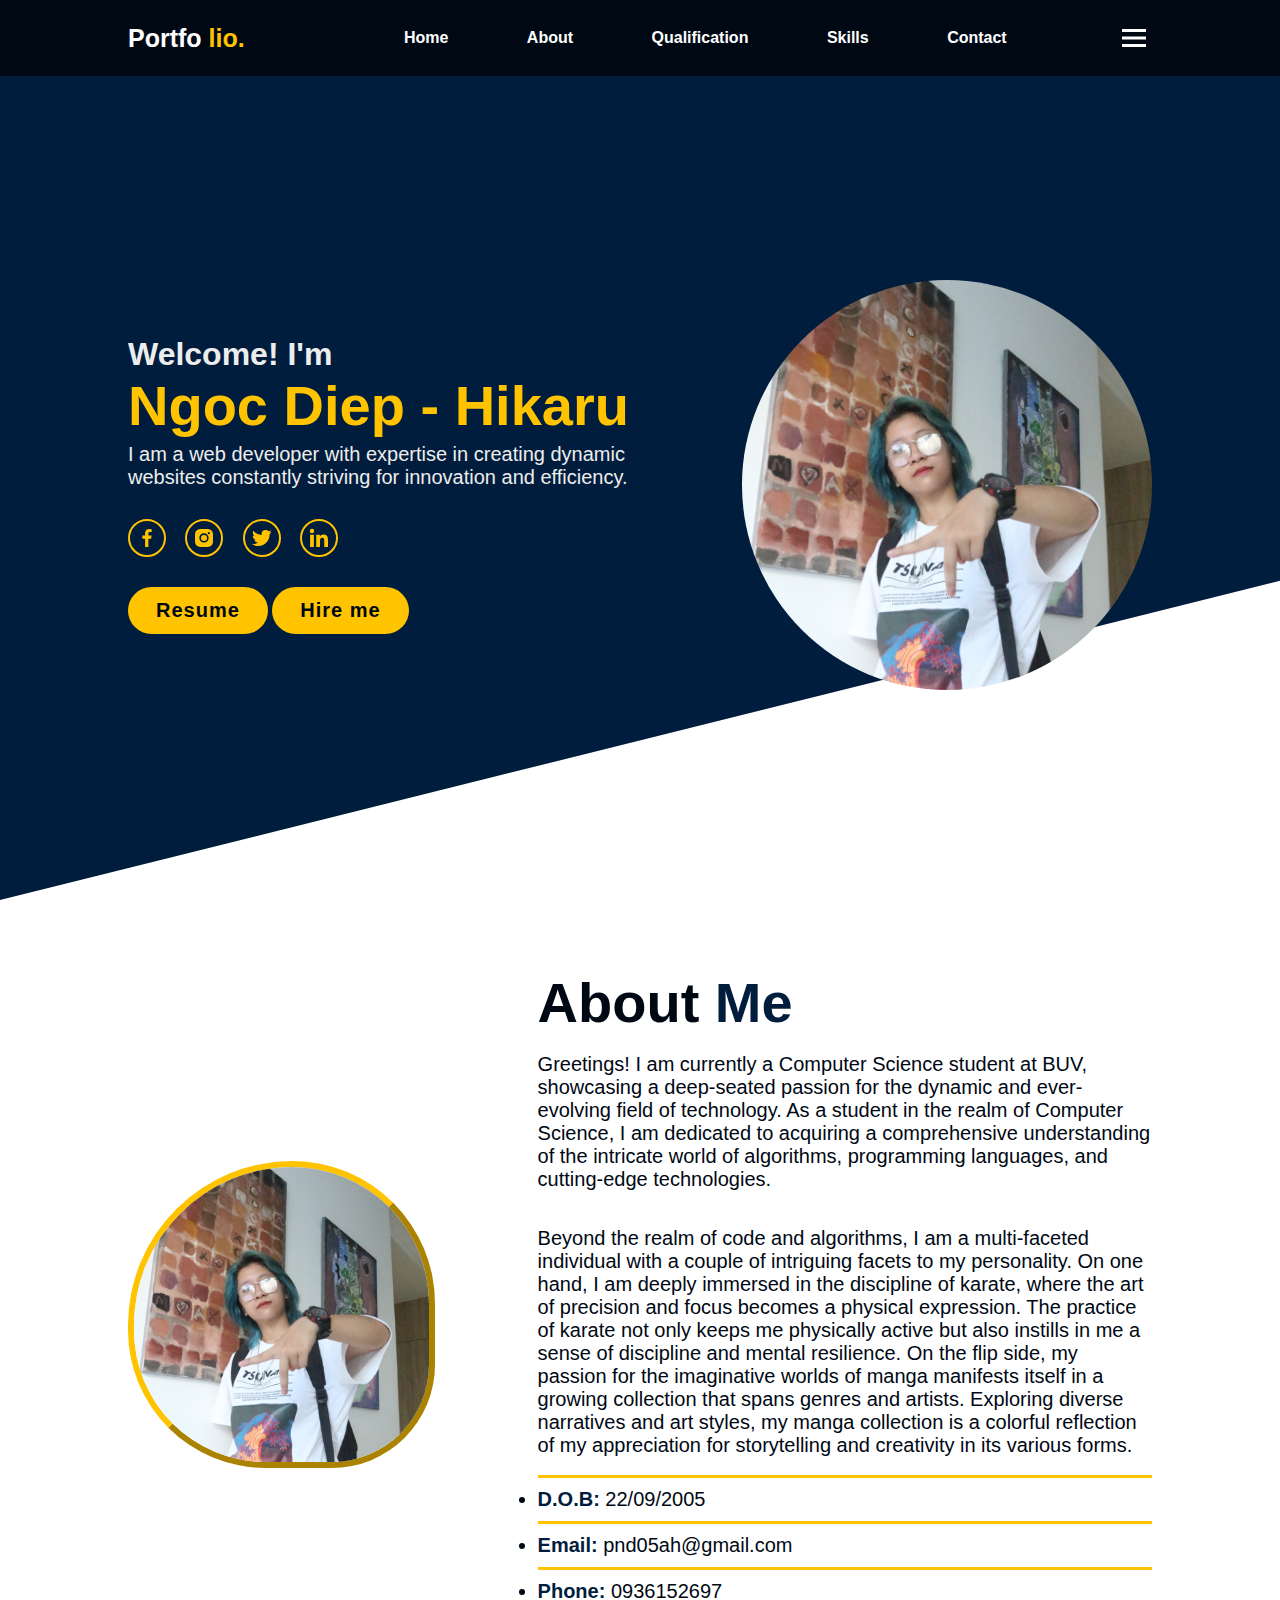
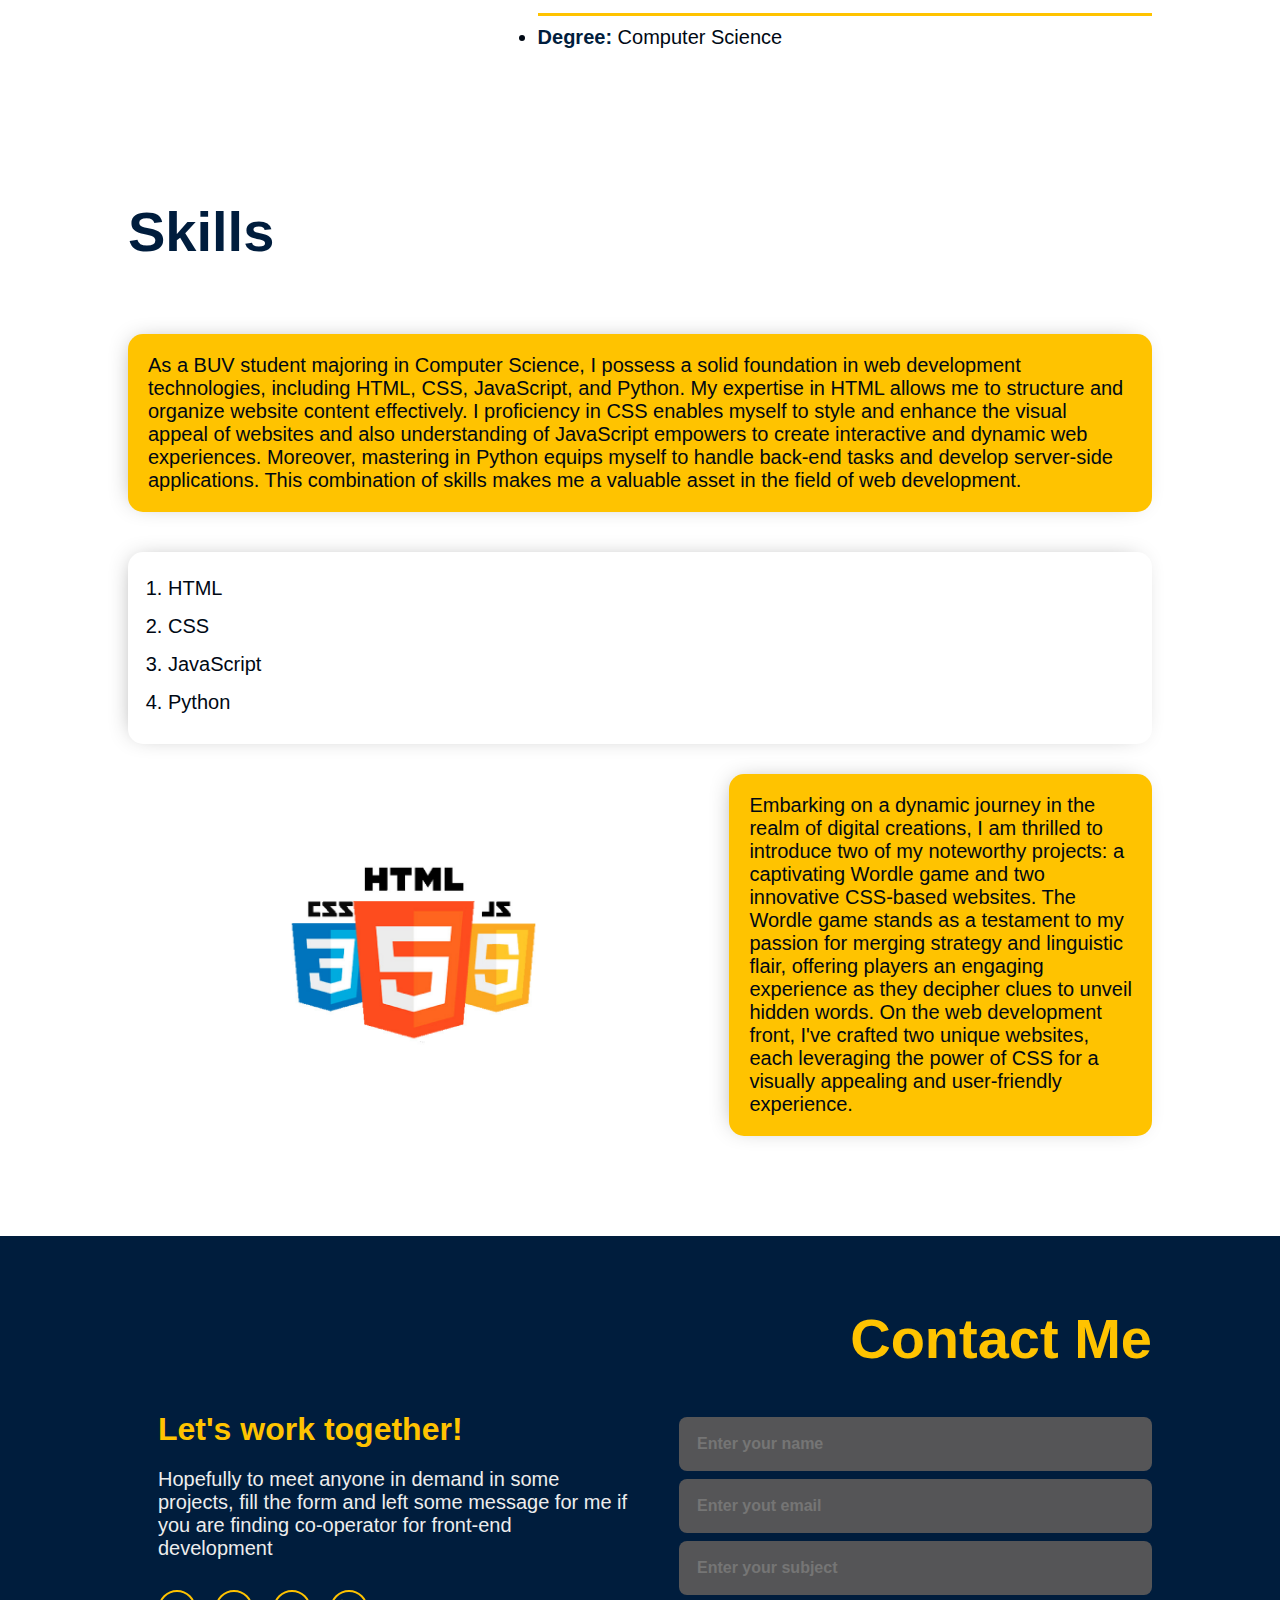
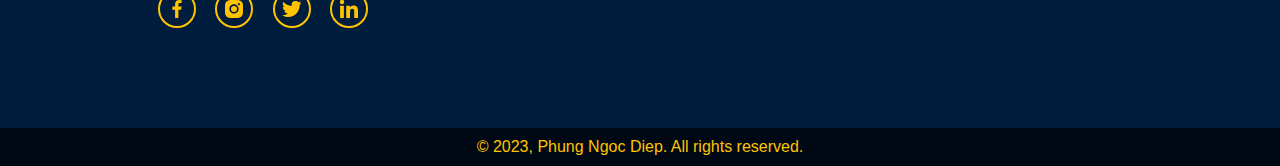
<file: index.html>
<!DOCTYPE html>
<html lang="en">
<head>
    <meta charset="UTF-8">
    <meta name="viewport" content="width=device-width, initial-scale=1.0">
    <title>Ngoc Diep - Portfolio.</title>
    <!-- CSS files -->
    <link rel="stylesheet" href="/CSS/style.css">
    <link rel="stylesheet" href="/CSS/navbar.css">
    <link rel="manifest" href="manifest.json" >
    <link rel="icon" href="/image/icon-256x256.png" type="image/x-icon"/>
</head>

<body>
    <section>
        <div class="skewed"></div>
    </section>
    <!-- Header section and navigation links -->
    <header class="header">
        <a href="index.html" class="logo">Portfo <span>lio.</span></a>

        <nav class="links">
            <div class="sideBar">
                <a href="index.html">Home</a>
                <a href="#aboutMe">About</a>
                <a href="Qualification.html">Qualification</a>
                <a href="Skills.html">Skills</a>
                <a href="#contact">Contact</a>
                <img src="/image/exit-regular-24.png" alt="exit-button" class="exit" id="exit">
            </div>
            <div class="Bar">
                <a href="index.html">Home</a>
                <a href="#aboutMe">About</a>
                <a href="Qualification.html">Qualification</a>
                <a href="Skills.html">Skills</a>
                <a href="#contact">Contact</a>
            </div>
        </nav>

        <img  src="/image/menu.png" alt="Menu" id="menuIcon">
    </header>

    <!-- Main container home -->
    <section class="home">
        <!-- Main content home -->
        <div class="homeContent">
            <h3>Welcome! I'm</h3>
            <h1>Ngoc Diep - Hikaru</h1>
            <p>I am a web developer with expertise in creating dynamic 
                <br> websites constantly striving for innovation and efficiency.
            </p>
            <!-- Icon and button -->
            <div class="homeSci">
                <a href="https://www.facebook.com/phungngocdiep05"><img src="/image/facebook.png" alt="Facebook_Link"></a>
                <a href="https://www.facebook.com/phungngocdiep05"><img src="/image/instagram.png" alt=""></a>
                <a href="https://www.facebook.com/phungngocdiep05"><img src="/image/twitter.png" alt=""></a>
                <a href="https://www.facebook.com/phungngocdiep05"><img src="/image/linkedin.png" alt=""></a>
            </div>
            <div class="button">
                <a href="/image/CV.png"> Resume </a>
                <a href="#contact"> Hire me</a>
            </div>
        </div>
        <div class="homeImage">
            <img src="/image/IMG_5457.JPG" alt="">
        </div>
    </section>

    <!-- Main container about me -->
    <section class="aboutMe" id="aboutMe">
        <!-- Main content about me -->
        <img src="/image/IMG_5457.JPG" alt="Potrait" class="aboutImage">
        <!-- About content & Personal info -->
        <div class="aboutContent">
            <h1>About <span>Me</span></h1>
            <p>
                Greetings! I am currently a Computer Science student at BUV, showcasing a deep-seated passion for the dynamic 
                and ever-evolving field of technology. As a student in the realm of Computer Science, I am dedicated to acquiring a 
                comprehensive understanding of the intricate world of algorithms, programming languages, and cutting-edge technologies. 
            </p>
            <p>
                Beyond the realm of code and algorithms, I am a multi-faceted individual with a couple of intriguing facets to my personality. 
                On one hand, I am deeply immersed in the discipline of karate, where the art of precision and focus becomes a physical expression. 
                The practice of karate not only keeps me physically active but also instills in me a sense of discipline and mental resilience. 
                On the flip side, my passion for the imaginative worlds of manga manifests itself in a growing collection that spans genres and 
                artists. Exploring diverse narratives and art styles, my manga collection is a colorful reflection of my appreciation for 
                storytelling and creativity in its various forms.
            </p>
            <ul>
                <li><span> D.O.B: </span>22/09/2005</li>
                <li><span> Email: </span>pnd05ah@gmail.com</li>
                <li><span> Phone: </span>0936152697</li>
                <li><span> Degree: </span>Computer Science</li>            
            </ul>
        </div>
    </section>

    <!-- Skills section -->
    <section class="skills">
        <h1>Skills</h1>
        <!-- First paragraph -->
        <div class="para">
            <p>As a BUV student majoring in Computer Science, I possess a solid foundation in web development technologies, including HTML, 
                CSS, JavaScript, and Python. My expertise in HTML allows me to structure and organize website content effectively. I proficiency 
                in CSS enables myself to style and enhance the visual appeal of websites and also understanding of JavaScript empowers to create interactive 
                and dynamic web experiences. Moreover, mastering in Python equips myself to handle back-end tasks and develop server-side applications. 
                This combination of skills makes me a valuable asset in the field of web development.
            </p>
        </div>
        
        <!-- progress Bar -->
        <div class="skillsContent">
            <div class="skillsLine">
                <ol>
                    <li>
                        <div class="bar">
                            <div class="info">
                                <span>HTML</span>
                            </div>
                            <div class="progressLine HTML">
                                <span></span>
                            </div>
                        </div>
                    </li>
                    <li>
                        <div class="bar">
                            <div class="info">
                                <span>CSS</span>
                            </div>
                            <div class="progressLine CSS">
                                <span></span>
                            </div>
                        </div>
                    </li>
                    <li>
                        <div class="bar">
                            <div class="info">
                                <span>JavaScript</span>
                            </div>
                            <div class="progressLine JavaScript">
                                <span></span>
                            </div>
                        </div>
                    </li>
                    <li>
                        <div class="bar">
                            <div class="info">
                                <span>Python</span>
                            </div>
                            <div class="progressLine Python">
                                <span></span>
                            </div>
                        </div>
                    </li>
                </ol>
            </div>
        </div>

        <!-- Second paragraph -->
        <div class="para">
            <img src="/image/R (3).jpg" alt="">
            <p>Embarking on a dynamic journey in the realm of digital creations, I am thrilled to introduce two of my noteworthy projects: 
                a captivating Wordle game and two innovative CSS-based websites. The Wordle game stands as a testament to my passion for 
                merging strategy and linguistic flair, offering players an engaging experience as they decipher clues to unveil hidden words. 
                On the web development front, I've crafted two unique websites, each leveraging the power of CSS for a visually appealing and 
                user-friendly experience. 
            </p>
        </div>
    </section>

    <!-- Contact -->
    <section class="contact" id="contact">
        <h1>Contact Me </h1>
        <div class="contactContent">
            <div class="contactText">
                <h4> Let's work together! </h4>
                <p>Hopefully to meet anyone in demand in some projects, fill the form and left some message for me if you are finding co-operator for front-end development</p>
                <div class="homeSci">
                    <a href=""><img src="/image/facebook.png" alt="Facebook_link"></a>
                    <a href=""><img src="/image/instagram.png" alt="Instagram_link"></a>
                    <a href=""><img src="/image/twitter.png" alt="Facebook_link"></a>
                    <a href=""><img src="/image/linkedin.png" alt="Facebook_link"></a>
                </div>
            </div>
            <div class="contactForm">
                <form action="">
                    <input type="text" placeholder="Enter your name" required>
                    <input type="email" placeholder="Enter yout email" required>
                    <input type="text" placeholder="Enter your subject">
                    <input type="submit" value="Submit" class="send">
                </form>
            </div>
        </div>
    </section>

    <footer>
        <p>© 2023, Phung Ngoc Diep. All rights reserved.</p>
    </footer>
    
    <!-- JS files -->
    <script src="/JS/main.js"></script>
    <script src="serviceworker.js"></script>
</body>
</html>
</file>
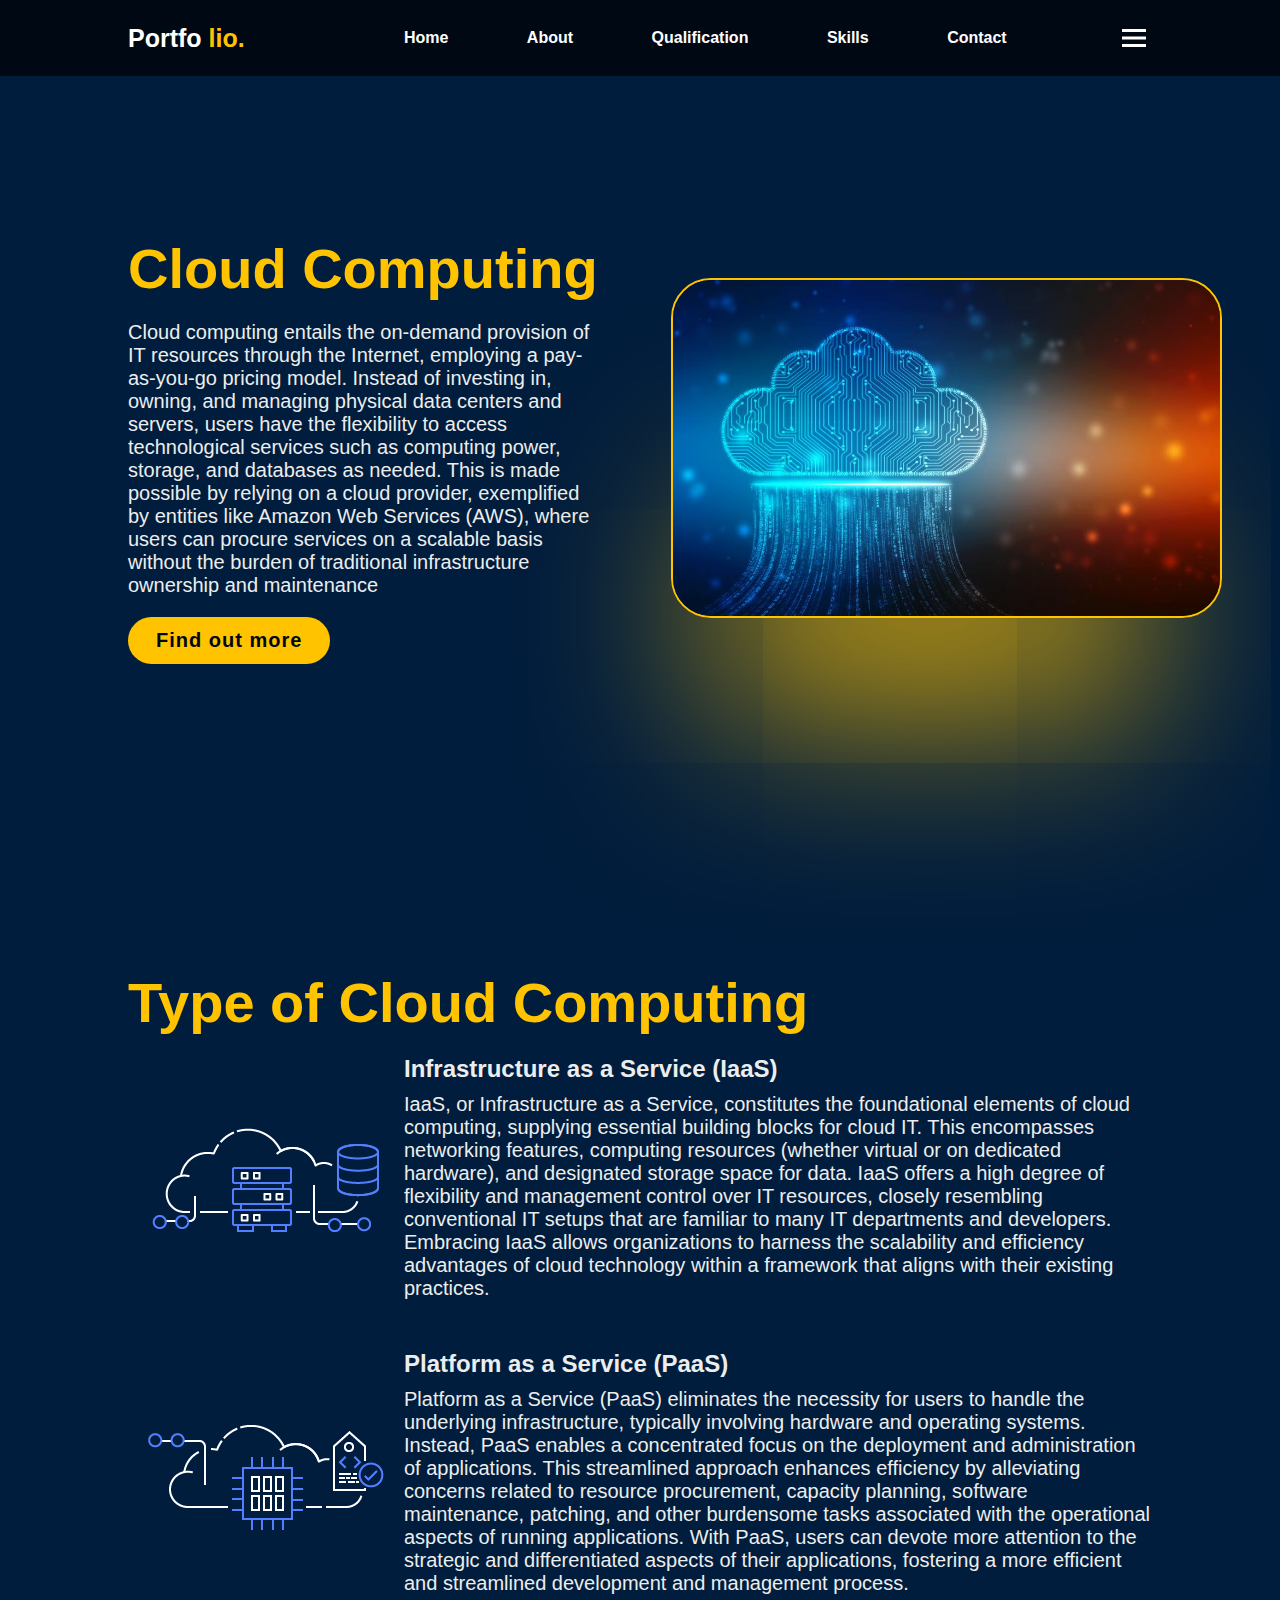
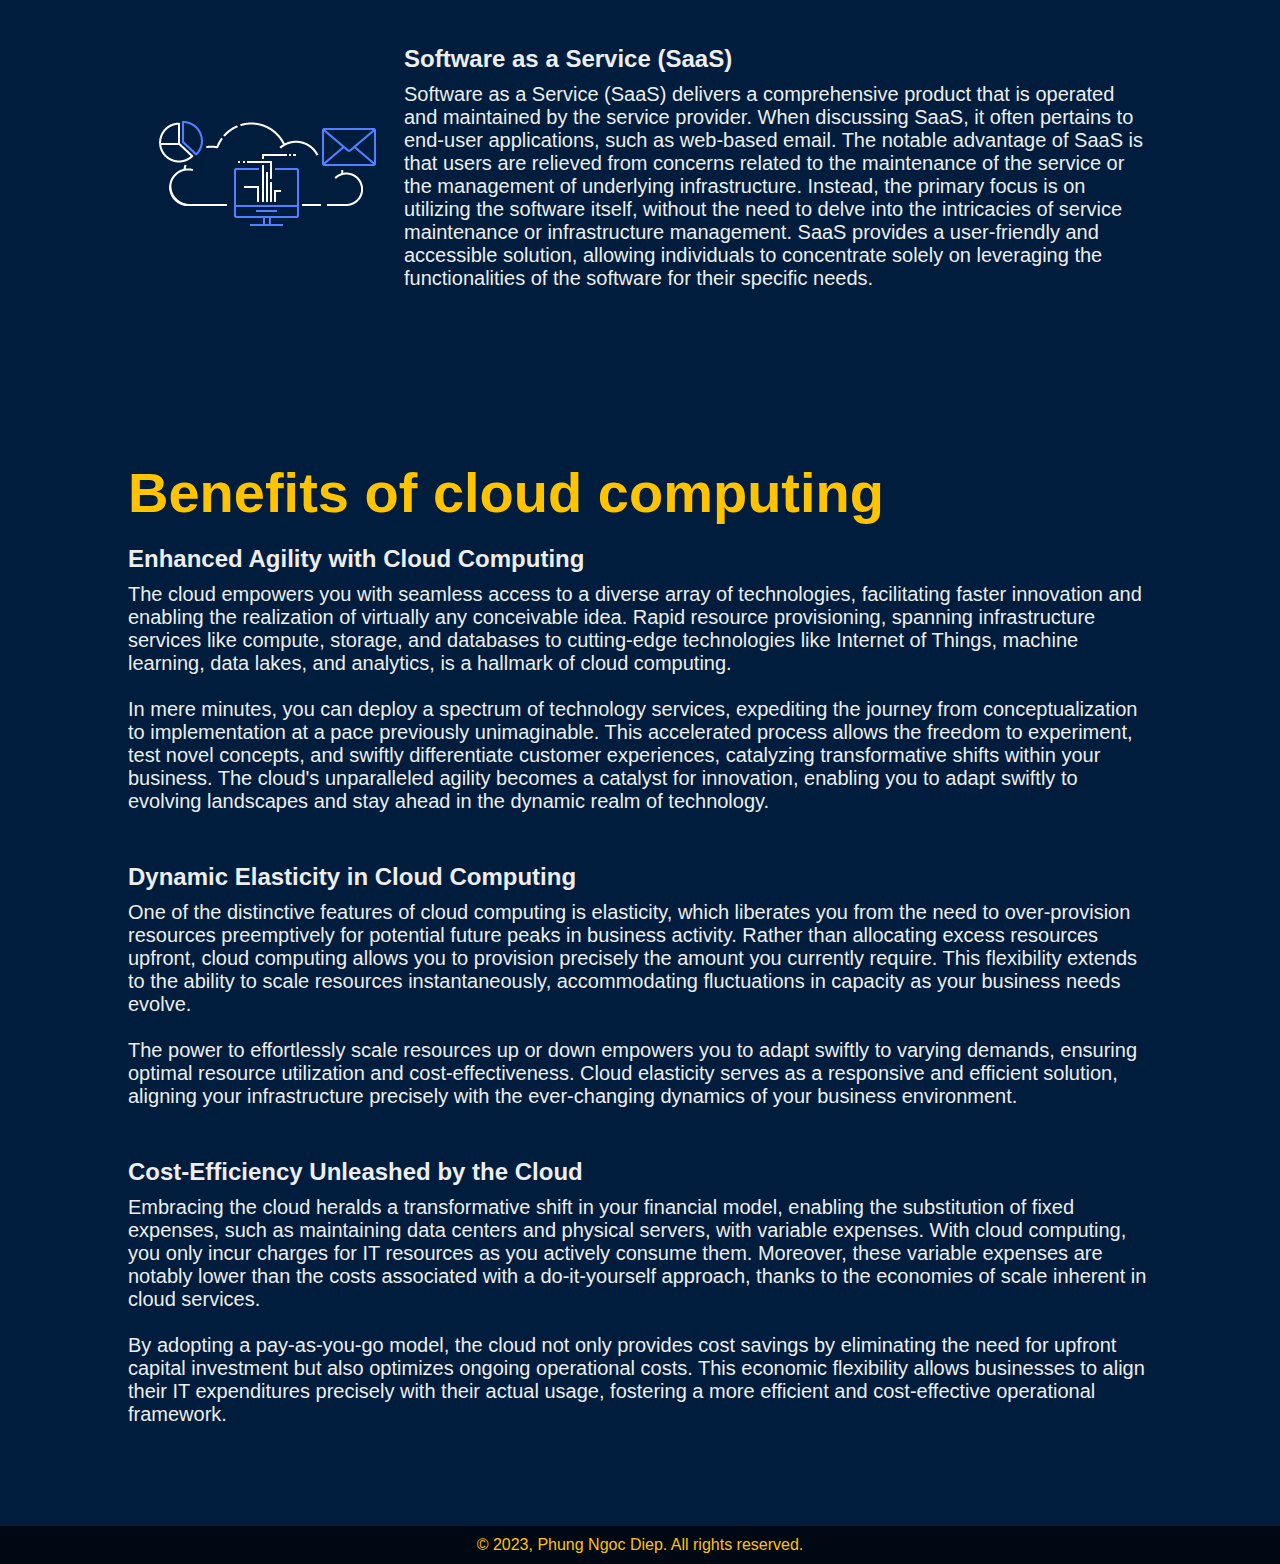
<file: CSS1.html>
<!DOCTYPE html>
<html lang="en">
<head>
    <meta charset="UTF-8">
    <meta name="viewport" content="width=device-width, initial-scale=1.0">
    <title>Ngoc Diep - Skills</title>
    <!-- CSS files -->
    <link rel="stylesheet" href="/CSS/CSS1.css">
    <link rel="stylesheet" href="/CSS/navbar.css">
    <link rel="icon" href="/image/icon-256x256.png" type="image/x-icon"/>
</head>

<body>
    <section>
        <div class="skewed"></div>
    </section>
    <!-- Header section and navigation links -->
    <header class="header">
        <a href="index.html" class="logo">Portfo <span>lio.</span></a>

        <nav class="links">
            <div class="sideBar">
                <a href="index.html">Home</a>
                <a href="index.html">About</a>
                <a href="Qualification.html">Qualification</a>
                <a href="Skills.html">Skills</a>
                <a href="index.html">Contact</a>
                <img src="/image/exit-regular-24.png" alt="exit-button" class="exit" id="exit">
            </div>
            <div class="Bar">
                <a href="index.html">Home</a>
                <a href="index.html">About</a>
                <a href="Qualification.html">Qualification</a>
                <a href="Skills.html">Skills</a>
                <a href="index.html">Contact</a>
            </div>
        </nav>

        <img  src="/image/menu.png" alt="Menu" id="menuIcon">
    </header>

    <section class="cloud">
        <div class="cloudContent">
            <h1> Cloud Computing </h1>
            <p>
                Cloud computing entails the on-demand provision of IT resources through the Internet, employing a pay-as-you-go pricing model. 
                Instead of investing in, owning, and managing physical data centers and servers, users have the flexibility to access technological 
                services such as computing power, storage, and databases as needed. This is made possible by relying on a cloud provider, exemplified by 
                entities like Amazon Web Services (AWS), where users can procure services on a scalable basis without the burden of traditional 
                infrastructure ownership and maintenance
            </p>
            <div class="cloudButton">
                <a href="#">Find out more</a>
            </div>
        </div>
        <div class="cloudImage">
            <img src="/image/cloud-computing.jpg" alt="">
        </div>
    </section>

    <section class="typeOfCloudComputing">
        <h1>Type of Cloud Computing</h1>
        <div class="Iaas">
            <img src="/image/IaaS.png" alt="">
            <div class="IaasContent">
                <h2>Infrastructure as a Service (IaaS)</h2>
                <p>
                    IaaS, or Infrastructure as a Service, constitutes the foundational elements of cloud computing, supplying essential 
                    building blocks for cloud IT. This encompasses networking features, computing resources (whether virtual or on dedicated 
                    hardware), and designated storage space for data. IaaS offers a high degree of flexibility and management control over IT 
                    resources, closely resembling conventional IT setups that are familiar to many IT departments and developers. Embracing IaaS 
                    allows organizations to harness the scalability and efficiency advantages of cloud technology within a framework that aligns 
                    with their existing practices.
                </p>
            </div>
        </div>
        <div class="Paas">
            <img src="/image/PaaS.png" alt="">
            <div class="IaasContent">
                <h2>Platform as a Service (PaaS)</h2>
                <p>
                    Platform as a Service (PaaS) eliminates the necessity for users to handle the underlying infrastructure, typically involving 
                    hardware and operating systems. Instead, PaaS enables a concentrated focus on the deployment and administration of 
                    applications. This streamlined approach enhances efficiency by alleviating concerns related to resource procurement, capacity 
                    planning, software maintenance, patching, and other burdensome tasks associated with the operational aspects of running 
                    applications. With PaaS, users can devote more attention to the strategic and differentiated aspects of their applications, 
                    fostering a more efficient and streamlined development and management process.</p>
            </div>
        </div>
        <div class="Saas">
            <img src="/image/SaaS.png" alt="">
            <div class="IaasContent">
                <h2>Software as a Service (SaaS)</h2>
                <p>
                    Software as a Service (SaaS) delivers a comprehensive product that is operated and maintained by the service provider. When 
                    discussing SaaS, it often pertains to end-user applications, such as web-based email. The notable advantage of SaaS is that 
                    users are relieved from concerns related to the maintenance of the service or the management of underlying infrastructure. 
                    Instead, the primary focus is on utilizing the software itself, without the need to delve into the intricacies of service 
                    maintenance or infrastructure management. SaaS provides a user-friendly and accessible solution, allowing individuals to 
                    concentrate solely on leveraging the functionalities of the software for their specific needs.
                </p>
            </div>
        </div>
    </section>

    <section class="benefitOfCloud">
        <h1>Benefits of cloud computing</h1>
        <div class="agility">
            <h2>Enhanced Agility with Cloud Computing</h2>
            <p>The cloud empowers you with seamless access to a diverse array of technologies, facilitating faster innovation and enabling the 
                realization of virtually any conceivable idea. Rapid resource provisioning, spanning infrastructure services like compute, 
                storage, and databases to cutting-edge technologies like Internet of Things, machine learning, data lakes, and analytics, 
                is a hallmark of cloud computing. <br><br>
                In mere minutes, you can deploy a spectrum of technology services, expediting the journey 
                from conceptualization to implementation at a pace previously unimaginable. This accelerated process allows the freedom to 
                experiment, test novel concepts, and swiftly differentiate customer experiences, catalyzing transformative shifts within your 
                business. The cloud's unparalleled agility becomes a catalyst for innovation, enabling you to adapt swiftly to evolving landscapes 
                and stay ahead in the dynamic realm of technology.</p>
        </div>
        <div class="elastic">
            <h2> Dynamic Elasticity in Cloud Computing </h2>
            <p>One of the distinctive features of cloud computing is elasticity, which liberates you from the need to over-provision resources 
                preemptively for potential future peaks in business activity. Rather than allocating excess resources upfront, cloud computing 
                allows you to provision precisely the amount you currently require. This flexibility extends to the ability to scale resources 
                instantaneously, accommodating fluctuations in capacity as your business needs evolve. <br><br>

                The power to effortlessly scale resources up or down empowers you to adapt swiftly to varying demands, ensuring optimal resource 
                utilization and cost-effectiveness. Cloud elasticity serves as a responsive and efficient solution, aligning your infrastructure 
                precisely with the ever-changing dynamics of your business environment.</p>
        </div>
        <div class="costSaving">
            <h2> Cost-Efficiency Unleashed by the Cloud </h2>
            <p>Embracing the cloud heralds a transformative shift in your financial model, enabling the substitution of fixed expenses, such as 
                maintaining data centers and physical servers, with variable expenses. With cloud computing, you only incur charges for IT 
                resources as you actively consume them. Moreover, these variable expenses are notably lower than the costs associated with a 
                do-it-yourself approach, thanks to the economies of scale inherent in cloud services. <br><br>

                By adopting a pay-as-you-go model, the cloud not only provides cost savings by eliminating the need for upfront capital investment 
                but also optimizes ongoing operational costs. This economic flexibility allows businesses to align their IT expenditures precisely 
                with their actual usage, fostering a more efficient and cost-effective operational framework.</p>
        </div>
    </section>
    
    <footer>
        <p>© 2023, Phung Ngoc Diep. All rights reserved.</p>
    </footer>

    <!-- JS files -->
    <script src="/JS/main.js"></script>
</body>
</html>
</file>
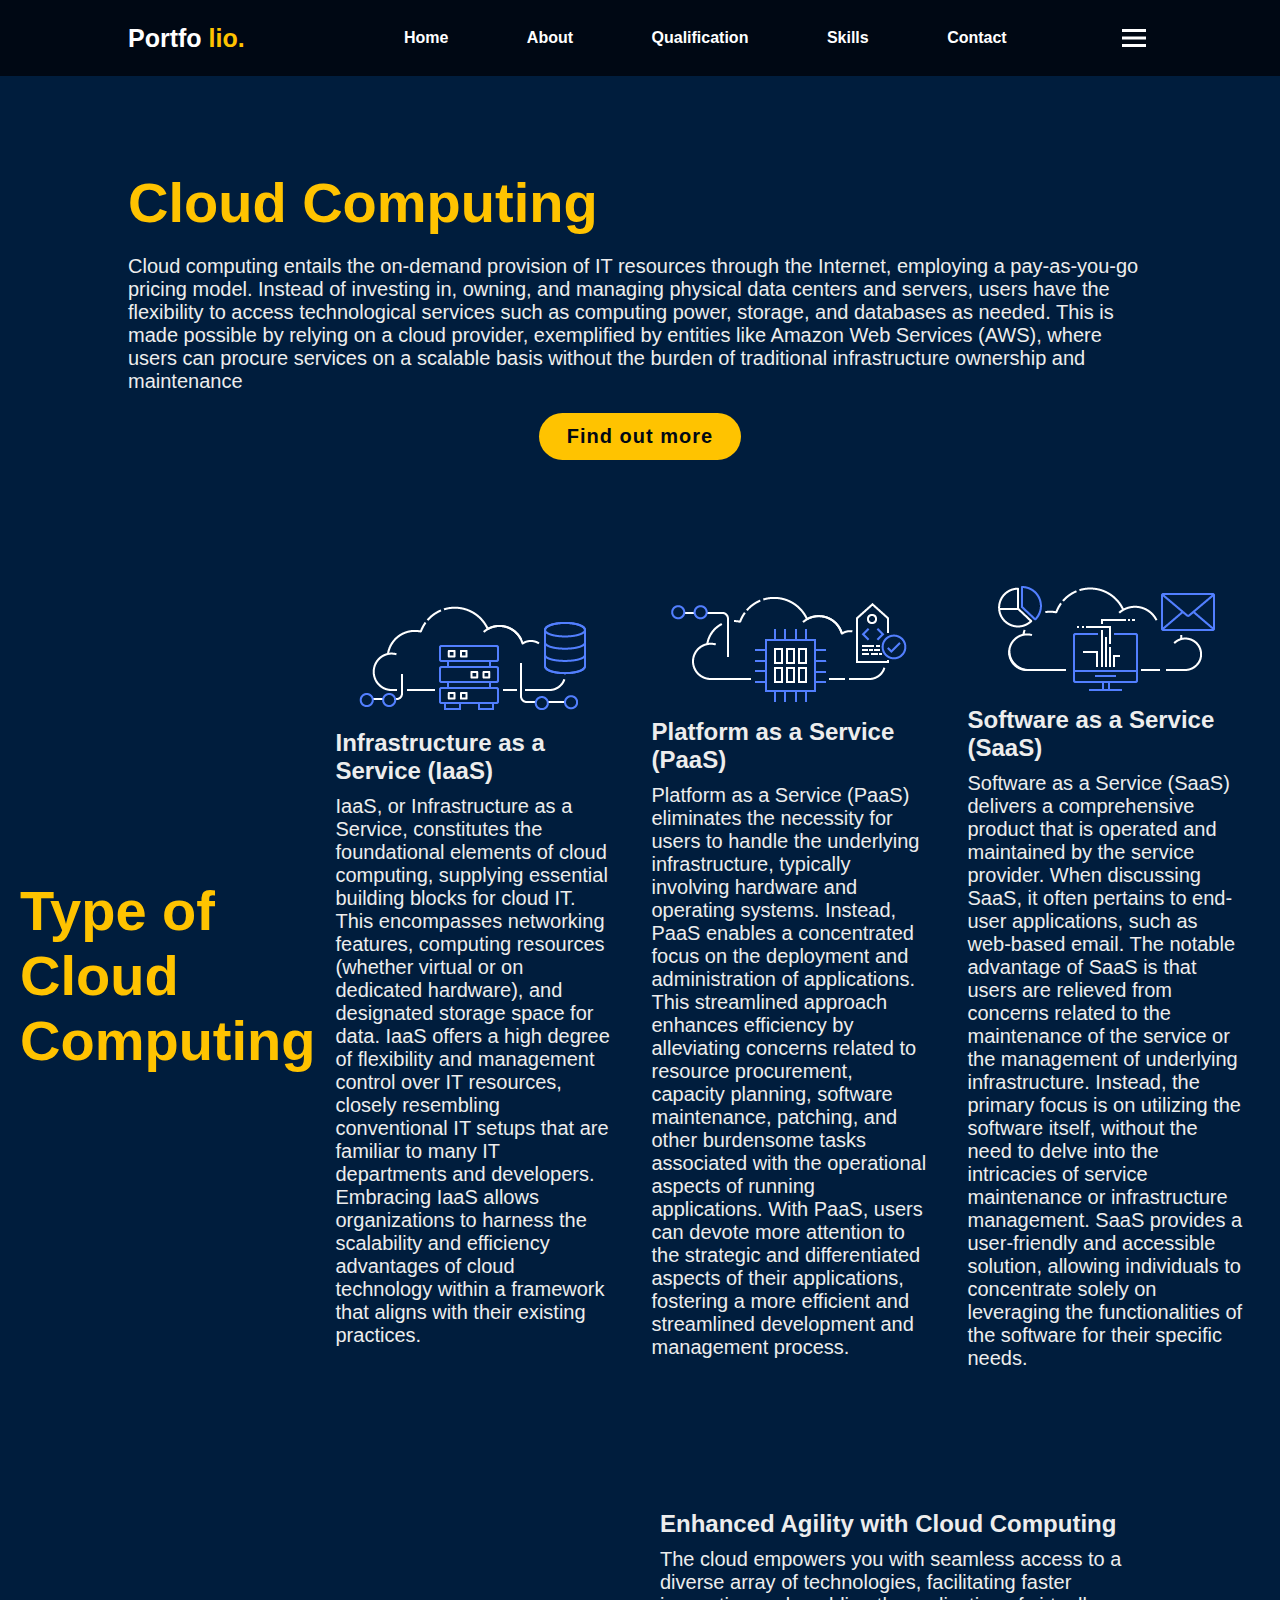
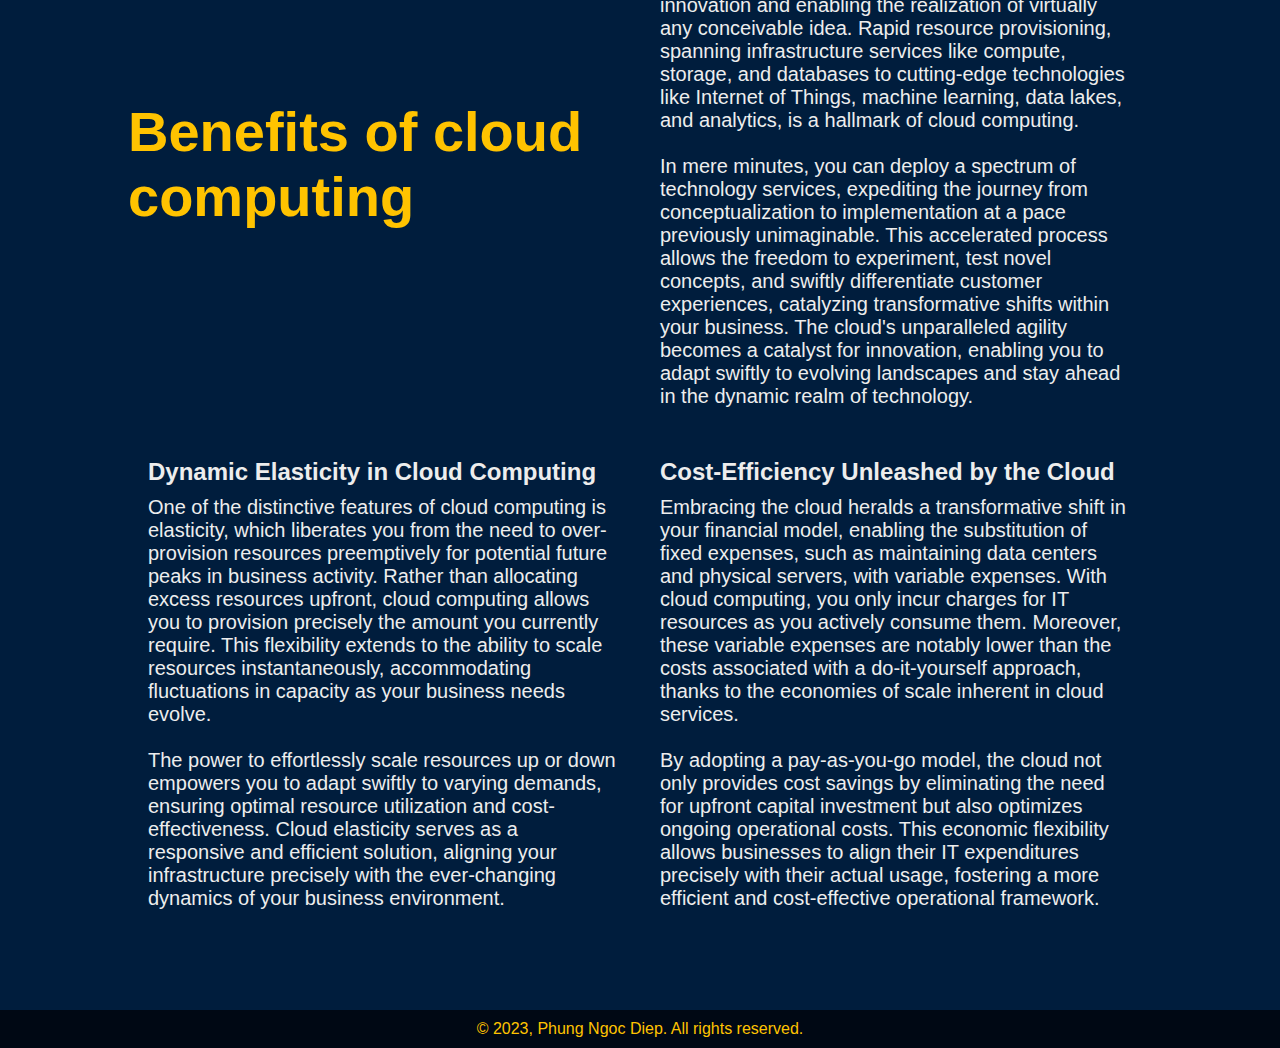
<file: CSS2.html>
<!DOCTYPE html>
<html lang="en">
<head>
    <meta charset="UTF-8">
    <meta name="viewport" content="width=device-width, initial-scale=1.0">
    <title>Ngoc Diep - Skills</title>
    <!-- CSS files -->
    <link rel="stylesheet" href="/CSS/CSS2.css">
    <link rel="stylesheet" href="/CSS/navbar.css">
    <link rel="icon" href="/image/icon-256x256.png" type="image/x-icon"/>
</head>

<body>
    <section>
        <div class="skewed"></div>
    </section>
    <!-- Header section and navigation links -->
    <header class="header">
        <a href="index.html" class="logo">Portfo <span>lio.</span></a>

        <nav class="links">
            <div class="sideBar">
                <a href="index.html">Home</a>
                <a href="index.html">About</a>
                <a href="Qualification.html">Qualification</a>
                <a href="Skills.html">Skills</a>
                <a href="index.html">Contact</a>
                <img src="/image/exit-regular-24.png" alt="exit-button" class="exit" id="exit">
            </div>
            <div class="Bar">
                <a href="index.html">Home</a>
                <a href="index.html">About</a>
                <a href="Qualification.html">Qualification</a>
                <a href="Skills.html">Skills</a>
                <a href="index.html">Contact</a>
            </div>
        </nav>

        <img  src="/image/menu.png" alt="Menu" id="menuIcon">
    </header>

    <section class="cloud">
        <div class="cloudContent">
            <h1> Cloud Computing </h1>
            <p>
                Cloud computing entails the on-demand provision of IT resources through the Internet, employing a pay-as-you-go pricing model. 
                Instead of investing in, owning, and managing physical data centers and servers, users have the flexibility to access technological 
                services such as computing power, storage, and databases as needed. This is made possible by relying on a cloud provider, exemplified by 
                entities like Amazon Web Services (AWS), where users can procure services on a scalable basis without the burden of traditional 
                infrastructure ownership and maintenance
            </p>
            <div class="cloudButton">
                <a href="#">Find out more</a>
            </div>
        </div>
        <div class="cloudImage">
            <img src="/image/cloud-computing.jpg" alt="">
        </div>
    </section>

    <section class="typeOfCloudComputing">
        <h1>Type of Cloud Computing</h1>
        <div class="Iaas">
            <img src="/image/IaaS.png" alt="">
            <div class="IaasContent">
                <h2>Infrastructure as a Service (IaaS)</h2>
                <p>
                    IaaS, or Infrastructure as a Service, constitutes the foundational elements of cloud computing, supplying essential 
                    building blocks for cloud IT. This encompasses networking features, computing resources (whether virtual or on dedicated 
                    hardware), and designated storage space for data. IaaS offers a high degree of flexibility and management control over IT 
                    resources, closely resembling conventional IT setups that are familiar to many IT departments and developers. Embracing IaaS 
                    allows organizations to harness the scalability and efficiency advantages of cloud technology within a framework that aligns 
                    with their existing practices.
                </p>
            </div>
        </div>
        <div class="Paas">
            <img src="/image/PaaS.png" alt="">
            <div class="IaasContent">
                <h2>Platform as a Service (PaaS)</h2>
                <p>
                    Platform as a Service (PaaS) eliminates the necessity for users to handle the underlying infrastructure, typically involving 
                    hardware and operating systems. Instead, PaaS enables a concentrated focus on the deployment and administration of 
                    applications. This streamlined approach enhances efficiency by alleviating concerns related to resource procurement, capacity 
                    planning, software maintenance, patching, and other burdensome tasks associated with the operational aspects of running 
                    applications. With PaaS, users can devote more attention to the strategic and differentiated aspects of their applications, 
                    fostering a more efficient and streamlined development and management process.</p>
            </div>
        </div>
        <div class="Saas">
            <img src="/image/SaaS.png" alt="">
            <div class="IaasContent">
                <h2>Software as a Service (SaaS)</h2>
                <p>
                    Software as a Service (SaaS) delivers a comprehensive product that is operated and maintained by the service provider. When 
                    discussing SaaS, it often pertains to end-user applications, such as web-based email. The notable advantage of SaaS is that 
                    users are relieved from concerns related to the maintenance of the service or the management of underlying infrastructure. 
                    Instead, the primary focus is on utilizing the software itself, without the need to delve into the intricacies of service 
                    maintenance or infrastructure management. SaaS provides a user-friendly and accessible solution, allowing individuals to 
                    concentrate solely on leveraging the functionalities of the software for their specific needs.
                </p>
            </div>
        </div>
    </section>

    <section class="benefitOfCloud">
        <h1>Benefits of cloud computing</h1>
        <div class="agility">
            <h2>Enhanced Agility with Cloud Computing</h2>
            <p>The cloud empowers you with seamless access to a diverse array of technologies, facilitating faster innovation and enabling the 
                realization of virtually any conceivable idea. Rapid resource provisioning, spanning infrastructure services like compute, 
                storage, and databases to cutting-edge technologies like Internet of Things, machine learning, data lakes, and analytics, 
                is a hallmark of cloud computing. <br><br>
                In mere minutes, you can deploy a spectrum of technology services, expediting the journey 
                from conceptualization to implementation at a pace previously unimaginable. This accelerated process allows the freedom to 
                experiment, test novel concepts, and swiftly differentiate customer experiences, catalyzing transformative shifts within your 
                business. The cloud's unparalleled agility becomes a catalyst for innovation, enabling you to adapt swiftly to evolving landscapes 
                and stay ahead in the dynamic realm of technology.</p>
        </div>
        <div class="elastic">
            <h2> Dynamic Elasticity in Cloud Computing </h2>
            <p>One of the distinctive features of cloud computing is elasticity, which liberates you from the need to over-provision resources 
                preemptively for potential future peaks in business activity. Rather than allocating excess resources upfront, cloud computing 
                allows you to provision precisely the amount you currently require. This flexibility extends to the ability to scale resources 
                instantaneously, accommodating fluctuations in capacity as your business needs evolve. <br><br>

                The power to effortlessly scale resources up or down empowers you to adapt swiftly to varying demands, ensuring optimal resource 
                utilization and cost-effectiveness. Cloud elasticity serves as a responsive and efficient solution, aligning your infrastructure 
                precisely with the ever-changing dynamics of your business environment.</p>
        </div>
        <div class="costSaving">
            <h2> Cost-Efficiency Unleashed by the Cloud </h2>
            <p>Embracing the cloud heralds a transformative shift in your financial model, enabling the substitution of fixed expenses, such as 
                maintaining data centers and physical servers, with variable expenses. With cloud computing, you only incur charges for IT 
                resources as you actively consume them. Moreover, these variable expenses are notably lower than the costs associated with a 
                do-it-yourself approach, thanks to the economies of scale inherent in cloud services. <br><br>

                By adopting a pay-as-you-go model, the cloud not only provides cost savings by eliminating the need for upfront capital investment 
                but also optimizes ongoing operational costs. This economic flexibility allows businesses to align their IT expenditures precisely 
                with their actual usage, fostering a more efficient and cost-effective operational framework.</p>
        </div>
    </section>
    
    <footer>
        <p>© 2023, Phung Ngoc Diep. All rights reserved.</p>
    </footer>

    <!-- JS files -->
    <script src="/JS/main.js"></script>
</body>
</html>
</file>
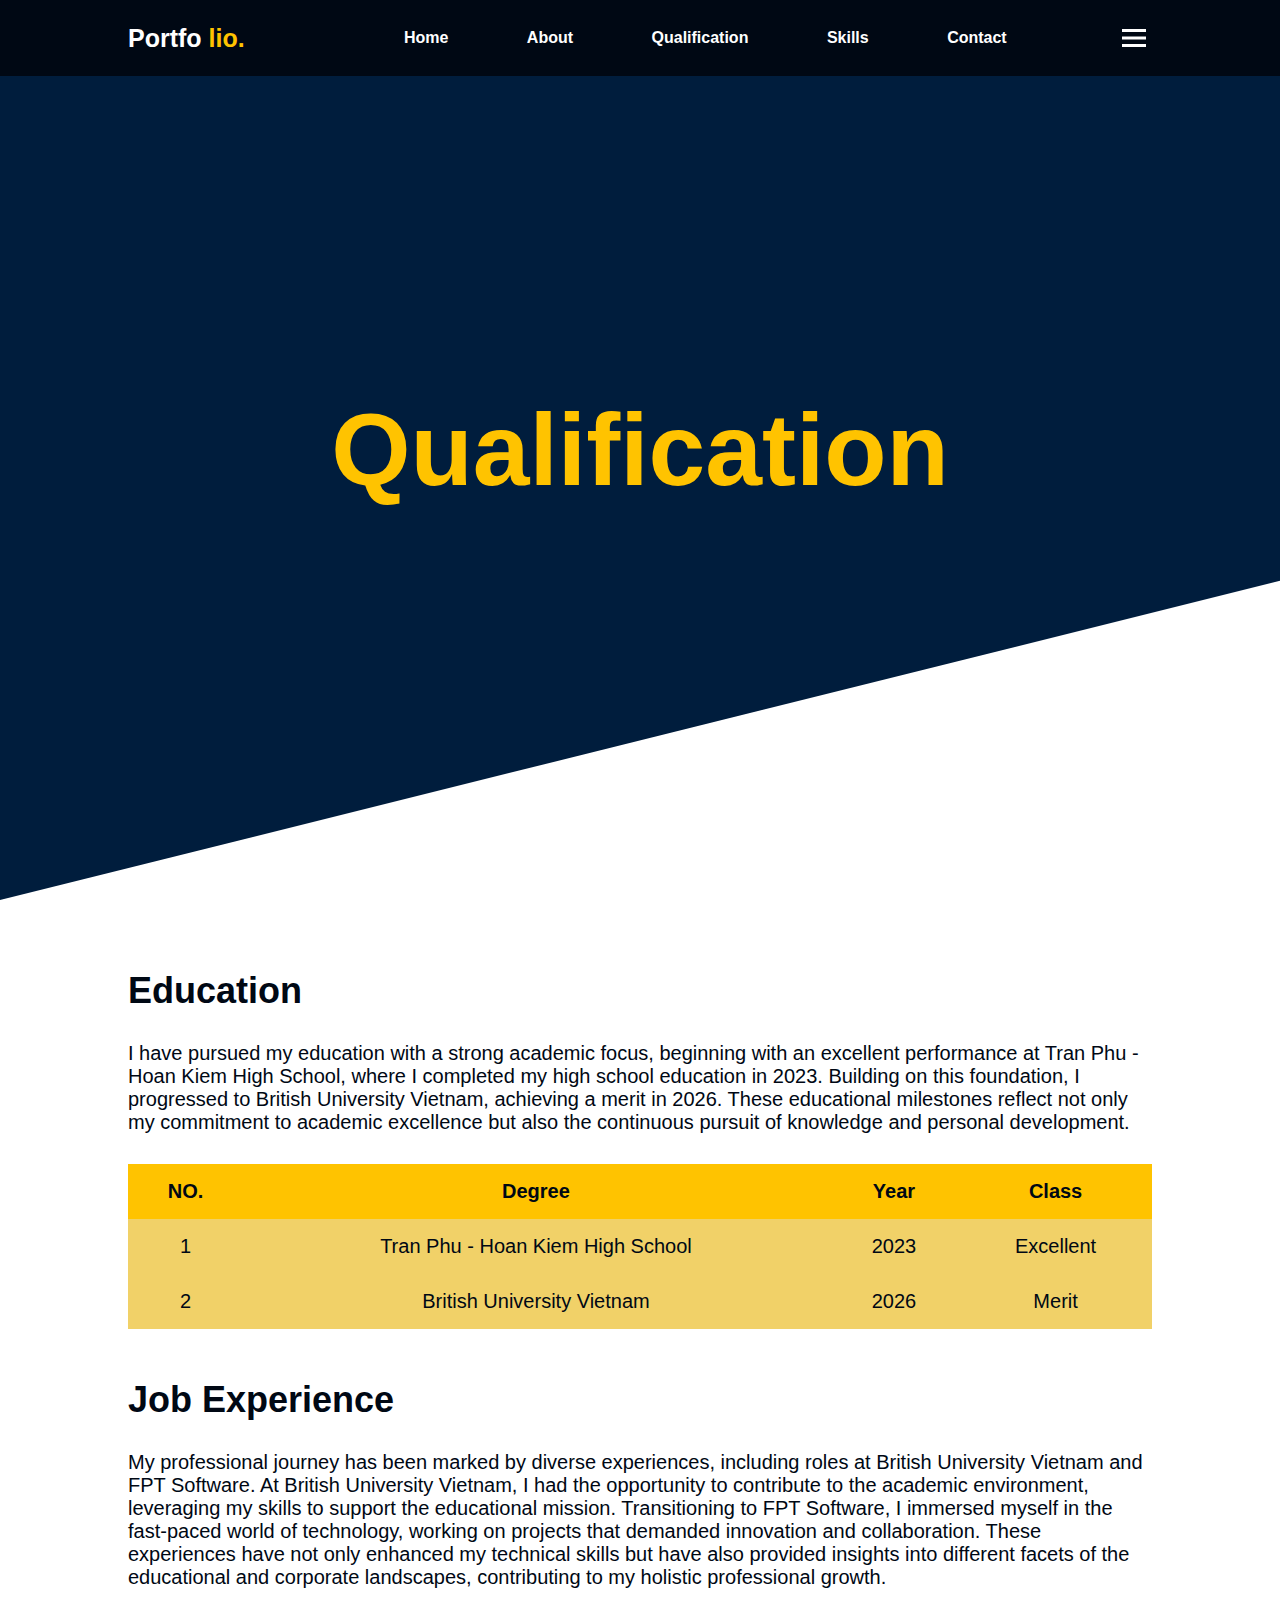
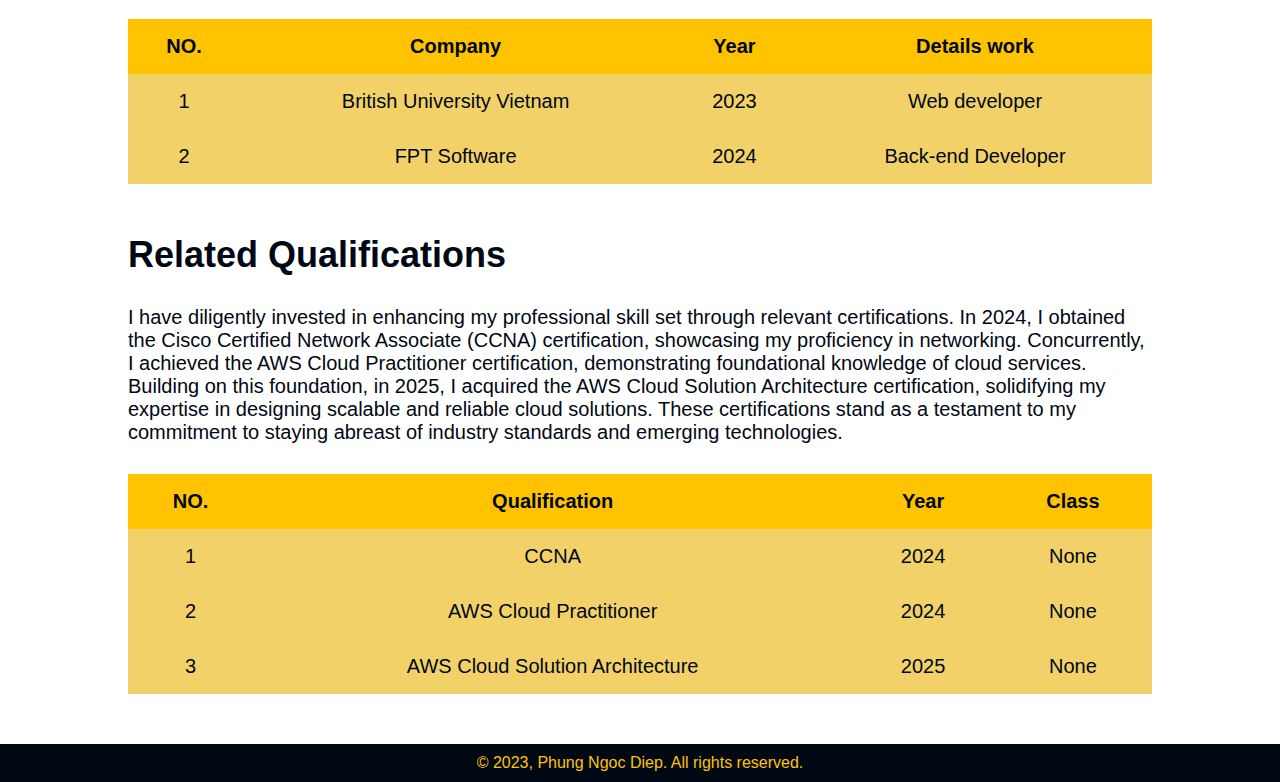
<file: Qualification.html>
<!DOCTYPE html>
<html lang="en">
<head>
    <meta charset="UTF-8">
    <meta name="viewport" content="width=device-width, initial-scale=1.0">
    <title>Ngoc Diep - Portfolio.</title>
    <!-- CSS files -->
    <link rel="stylesheet" href="/CSS/qualification.css">
    <link rel="stylesheet" href="/CSS/navbar.css">
    <link rel="icon" href="/image/icon-256x256.png" type="image/x-icon"/>
</head>

<body>
    <section>
        <div class="skewed"></div>
    </section>
    <!-- Header section and navigation links -->
    <header class="header">
        <a href="index.html" class="logo">Portfo <span>lio.</span></a>

        <nav class="links">
            <div class="sideBar">
                <a href="index.html">Home</a>
                <a href="index.html">About</a>
                <a href="Qualification.html">Qualification</a>
                <a href="Skills.html">Skills</a>
                <a href="index.html">Contact</a>
                <img src="/image/exit-regular-24.png" alt="exit-button" class="exit" id="exit">
            </div>
            <div class="Bar">
                <a href="index.html">Home</a>
                <a href="index.html">About</a>
                <a href="Qualification.html">Qualification</a>
                <a href="Skills.html">Skills</a>
                <a href="index.html">Contact</a>
            </div>
        </nav>

        <img  src="/image/menu.png" alt="Menu" id="menuIcon">
    </header>

    <section class="text">
        <h1> Qualification </h1>
    </section>


    <section class="qualification">
        <div class="qualicationContent">
            <h1>Education</h1>
            <p>
                I have pursued my education with a strong academic focus, beginning with an excellent performance at Tran Phu - Hoan Kiem High 
                School, where I completed my high school education in 2023. Building on this foundation, I progressed to British University 
                Vietnam, achieving a merit in 2026. These educational milestones reflect not only my commitment to academic excellence but also 
                the continuous pursuit of knowledge and personal development.
            </p>
            <div class="table education">
                <table>
                    <thead>
                        <tr>
                            <th>NO.</th>
                            <th>Degree</th>
                            <th>Year</th>
                            <th>Class</th>
                        </tr>
                    </thead>
                    <tbody>
                        <tr>
                            <td>1</td>
                            <td>Tran Phu - Hoan Kiem High School</td>
                            <td>2023</td>
                            <td>Excellent</td>
                        </tr>
                        <tr>
                            <td>2</td>
                            <td>British University Vietnam</td>
                            <td>2026</td>
                            <td>Merit</td>
                        </tr>
                    </tbody>

                </table>                
            </div>
            <h1>Job Experience</h1>
            <p>My professional journey has been marked by diverse experiences, including roles at British University Vietnam and FPT Software. 
                At British University Vietnam, I had the opportunity to contribute to the academic environment, leveraging my skills to support 
                the educational mission. Transitioning to FPT Software, I immersed myself in the fast-paced world of technology, working on 
                projects that demanded innovation and collaboration. These experiences have not only enhanced my technical skills but have also 
                provided insights into different facets of the educational and corporate landscapes, contributing to my holistic professional 
                growth.</p>
            <div class="table experience">
                <table>
                    <thead>
                        <tr>
                            <th>NO.</th>
                            <th>Company</th>
                            <th>Year</th>
                            <th>Details work</th>
                        </tr>
                    </thead>
                    <tbody>
                        <tr>
                            <td>1</td>
                            <td>British University Vietnam</td>
                            <td>2023</td>
                            <td>Web developer</td>
                        </tr>
                        <tr>
                            <td>2</td>
                            <td>FPT Software</td>
                            <td>2024</td>
                            <td>Back-end Developer</td>
                        </tr>
                    </tbody>
                </table>
            </div>
            <h1>Related Qualifications</h1>
            <p>
                I have diligently invested in enhancing my professional skill set through relevant certifications. In 2024, I obtained the 
                Cisco Certified Network Associate (CCNA) certification, showcasing my proficiency in networking. Concurrently, I achieved the AWS 
                Cloud Practitioner certification, demonstrating foundational knowledge of cloud services. Building on this foundation, in 2025, I 
                acquired the AWS Cloud Solution Architecture certification, solidifying my expertise in designing scalable and reliable cloud 
                solutions. These certifications stand as a testament to my commitment to staying abreast of industry standards and emerging 
                technologies.</p>
            <div class="table qualification">
                <table>
                    <thead>
                        <tr>
                            <th>NO.</th>
                            <th>Qualification</th>
                            <th>Year</th>
                            <th>Class</th>
                        </tr>
                    </thead>
                    <tbody>
                        <tr>
                            <td>1</td>
                            <td>CCNA</td>
                            <td>2024</td>
                            <td>None</td>
                        </tr>
                        <tr>
                            <td>2</td>
                            <td>AWS Cloud Practitioner</td>
                            <td>2024</td>
                            <td>None</td>
                        </tr>
                        <tr>
                            <td>3</td>
                            <td>AWS Cloud Solution Architecture</td>
                            <td>2025</td>
                            <td>None</td>
                        </tr>
                    </tbody>
                </table>
            </div>
         
        </div>
    </section>

    <footer>
        <p>© 2023, Phung Ngoc Diep. All rights reserved.</p>
    </footer>
    
    <!-- JS files -->
    <script src="/JS/main.js"></script>

</body>
</html>
</file>
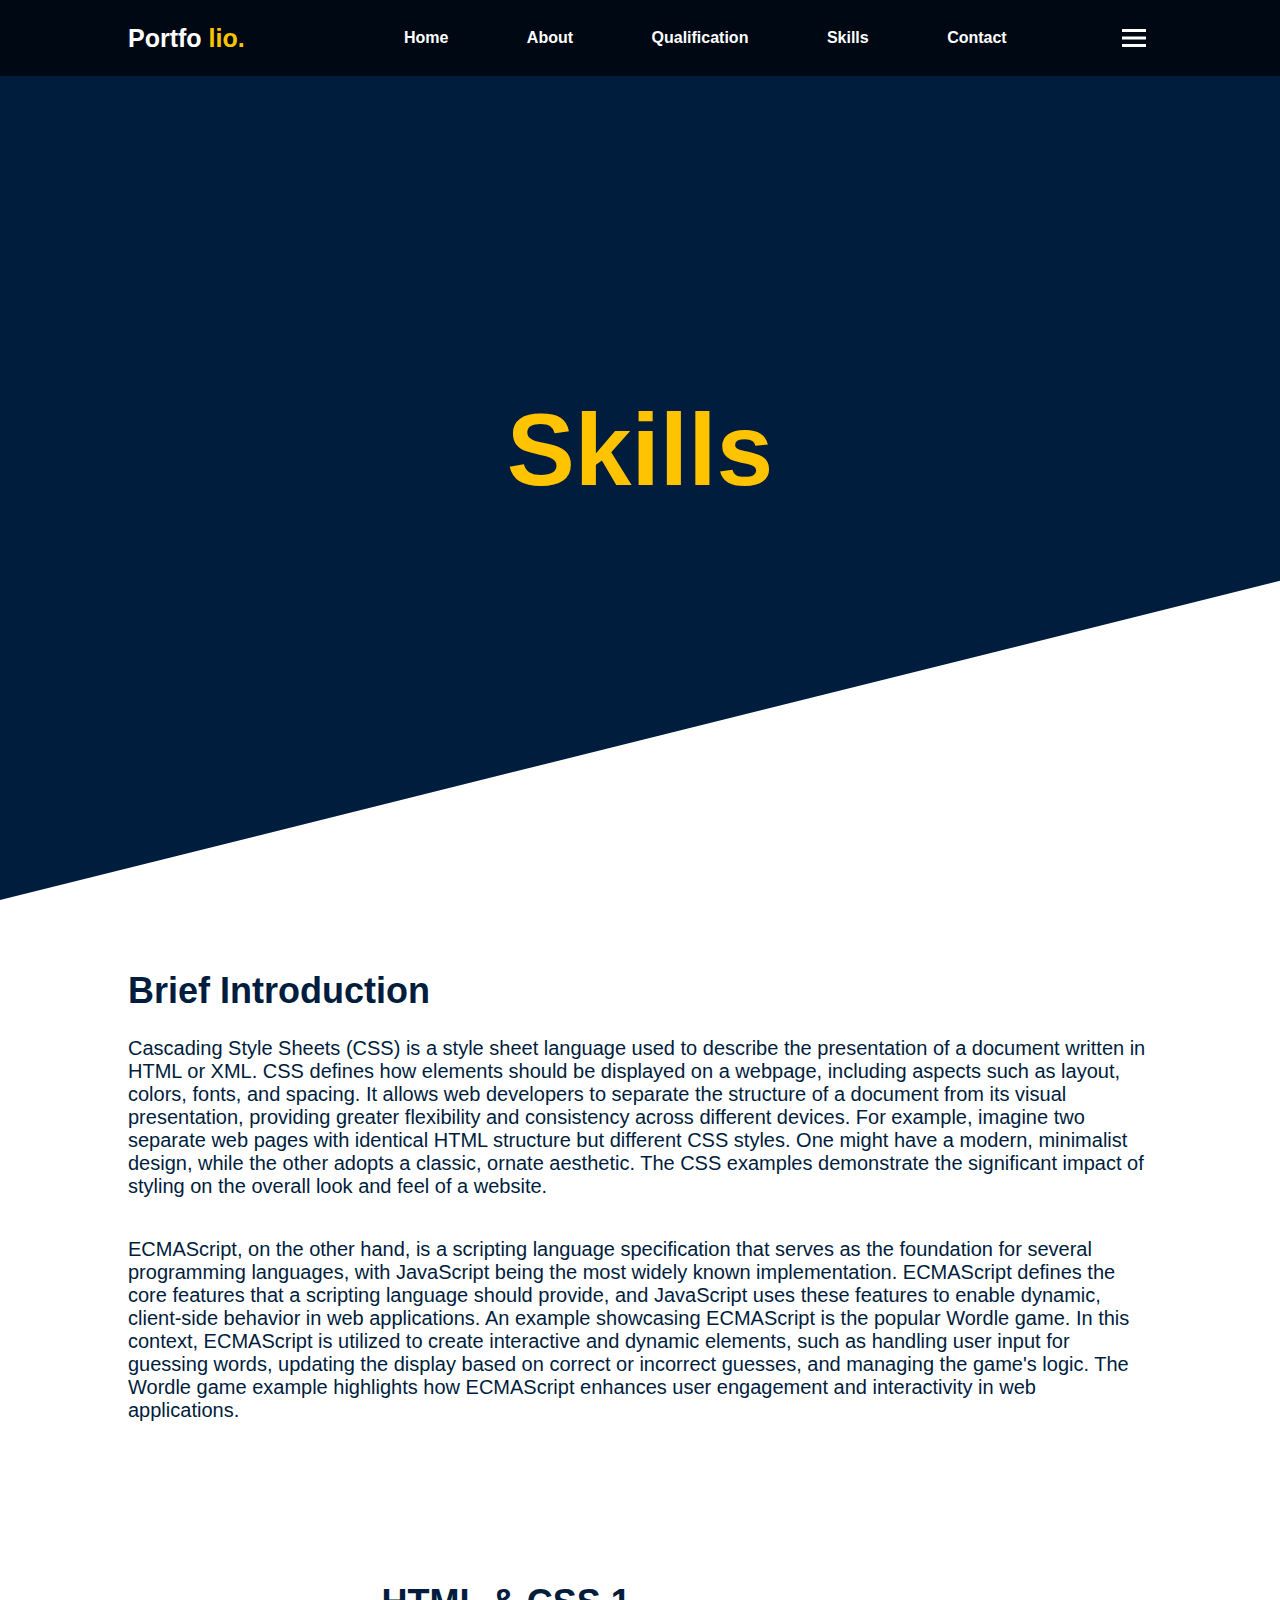
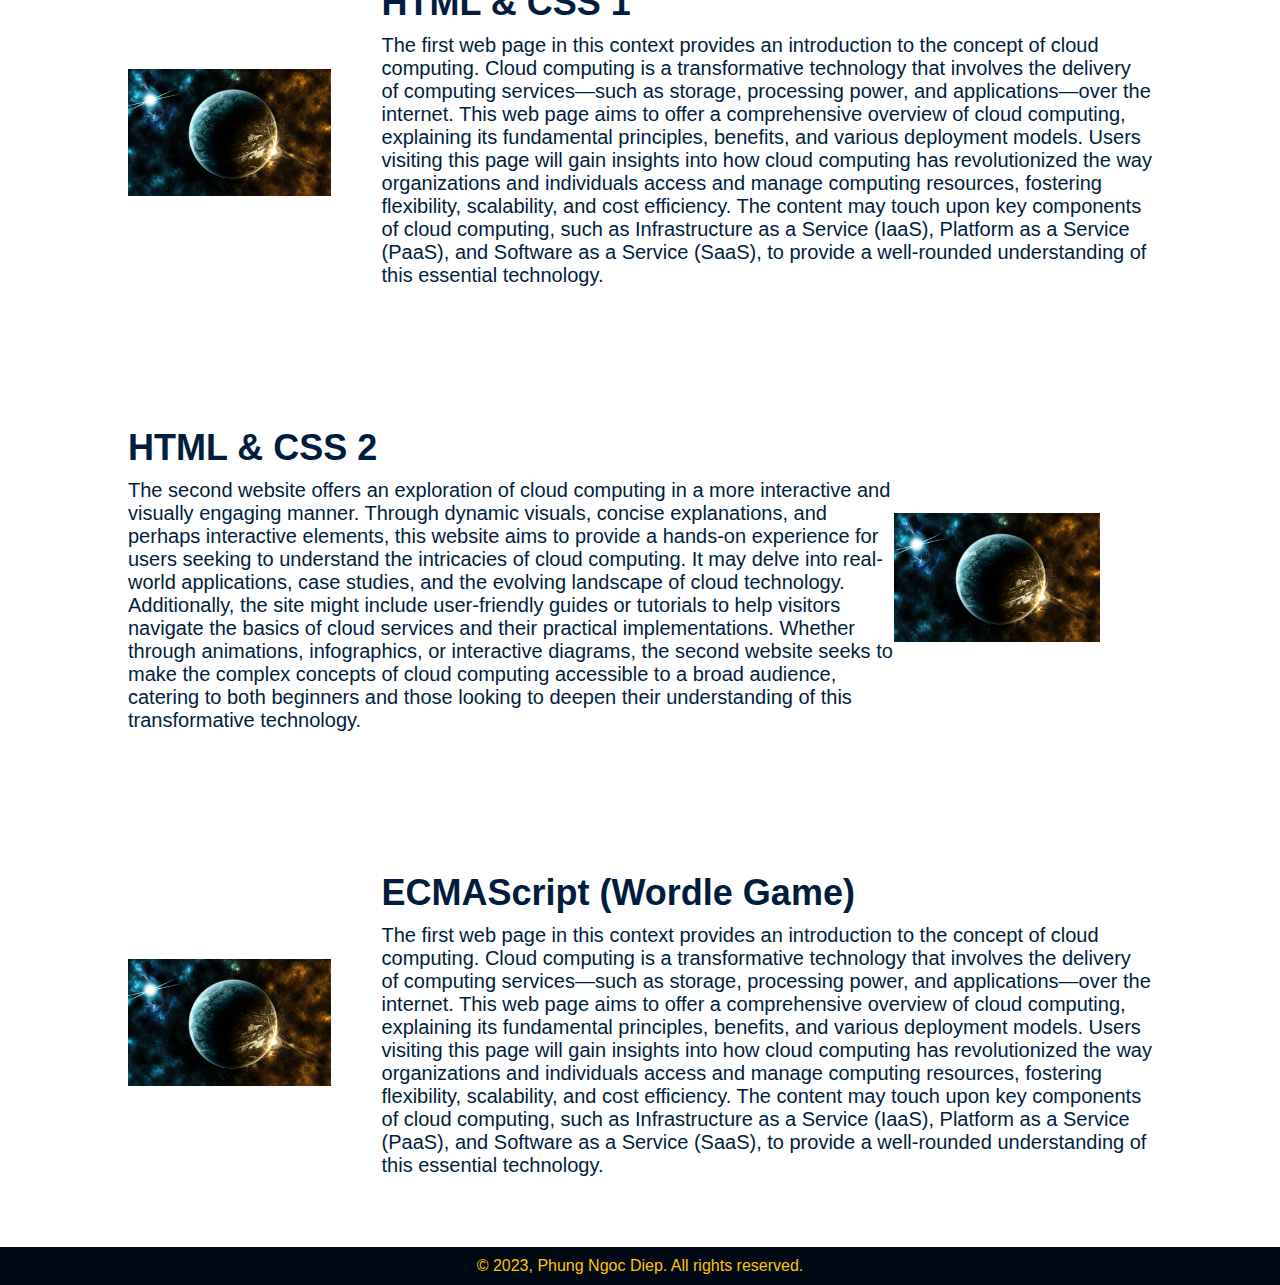
<file: Skills.html>
<!DOCTYPE html>
<html lang="en">
<head>
    <meta charset="UTF-8">
    <meta name="viewport" content="width=device-width, initial-scale=1.0">
    <title>Ngoc Diep - Skills</title>
    <!-- CSS files -->
    <link rel="stylesheet" href="/CSS/skills.css">
    <link rel="stylesheet" href="/CSS/navbar.css">
    <link rel="icon" href="/image/icon-256x256.png" type="image/x-icon"/>
</head>

<body>
    <section>
        <div class="skewed"></div>
    </section>
    <!-- Header section and navigation links -->
    <header class="header">
        <a href="index.html" class="logo">Portfo <span>lio.</span></a>

        <nav class="links">
            <div class="sideBar">
                <a href="index.html">Home</a>
                <a href="index.html">About</a>
                <a href="Qualification.html">Qualification</a>
                <a href="Skills.html">Skills</a>
                <a href="index.html">Contact</a>
                <img src="/image/exit-regular-24.png" alt="exit-button" class="exit" id="exit">
            </div>
            <div class="Bar">
                <a href="index.html">Home</a>
                <a href="index.html">About</a>
                <a href="Qualification.html">Qualification</a>
                <a href="Skills.html">Skills</a>
                <a href="index.html">Contact</a>
            </div>
        </nav>

        <img  src="/image/menu.png" alt="Menu" id="menuIcon">
    </header>

    <!-- Title -->
    <section class="text">
        <h1> Skills </h1>
    </section>

    <!-- Brief intro of HTML, CSS, JS -->
    <section class="skills">
        <div class="skillsContent">
            <h2>Brief Introduction</h2>
            <p>Cascading Style Sheets (CSS) is a style sheet language used to describe the presentation of a document written in HTML or 
                XML. CSS defines how elements should be displayed on a webpage, including aspects such as layout, colors, fonts, and spacing. 
                It allows web developers to separate the structure of a document from its visual presentation, providing greater flexibility 
                and consistency across different devices. For example, imagine two separate web pages with identical HTML structure but different 
                CSS styles. One might have a modern, minimalist design, while the other adopts a classic, ornate aesthetic. The CSS examples 
                demonstrate the significant impact of styling on the overall look and feel of a website. </p>
            <p>ECMAScript, on the other hand, is a scripting language specification that serves as the foundation for several programming 
                languages, with JavaScript being the most widely known implementation. ECMAScript defines the core features that a scripting 
                language should provide, and JavaScript uses these features to enable dynamic, client-side behavior in web applications. 
                An example showcasing ECMAScript is the popular Wordle game. In this context, ECMAScript is utilized to create interactive and 
                dynamic elements, such as handling user input for guessing words, updating the display based on correct or incorrect guesses, and 
                managing the game's logic. The Wordle game example highlights how ECMAScript enhances user engagement and interactivity in web 
                applications.</p>
        </div>
    </section>

    <!-- Section for first CSS -->
    <section class="HTML">
        <div class="HTMLContent one">
            <a href="/CSS1.html"> <img src="/image/R.jpg" alt="">
            </a>
            <div class="HTMLText">
                <h2>HTML & CSS 1</h2>
                <p>
                    The first web page in this context provides an introduction to the concept of cloud computing. Cloud computing is a transformative 
                    technology that involves the delivery of computing services—such as storage, processing power, and applications—over the internet. 
                    This web page aims to offer a comprehensive overview of cloud computing, explaining its fundamental principles, benefits, and 
                    various deployment models. Users visiting this page will gain insights into how cloud computing has revolutionized the way 
                    organizations and individuals access and manage computing resources, fostering flexibility, scalability, and cost efficiency. 
                    The content may touch upon key components of cloud computing, such as Infrastructure as a Service (IaaS), Platform as a Service 
                    (PaaS), and Software as a Service (SaaS), to provide a well-rounded understanding of this essential technology.
                </p>
            </div>
        </div>
    </section>

    <!-- section for 2nd web -->
    <section class="HTML">
        <div class="HTMLContent two">
            <div class="HTMLText">
                <h2>HTML & CSS 2</h2>
                <p>
                    The second website offers an exploration of cloud computing in a more interactive and visually engaging manner. Through dynamic visuals, 
                    concise explanations, and perhaps interactive elements, this website aims to provide a hands-on experience for users seeking to understand 
                    the intricacies of cloud computing. It may delve into real-world applications, case studies, and the evolving landscape of cloud technology. 
                    Additionally, the site might include user-friendly guides or tutorials to help visitors navigate the basics of cloud services and their 
                    practical implementations. Whether through animations, infographics, or interactive diagrams, the second website seeks to make the complex 
                    concepts of cloud computing accessible to a broad audience, catering to both beginners and those looking to deepen their understanding of this 
                    transformative technology.
                </p>
            </div>
            <a href="/CSS2.html"> <img src="/image/R.jpg" alt="">
            </a>
        </div>
    </section>

    <!-- Wordle game -->
    <section class="HTML">
        <div class="HTMLContent three">
            <a href="/Wordle.html"> <img src="/image/R.jpg" alt="">
            </a>
            <div class="HTMLText">
                <h2> ECMAScript (Wordle Game)</h2>
                <p>
                    The first web page in this context provides an introduction to the concept of cloud computing. Cloud computing is a transformative 
                    technology that involves the delivery of computing services—such as storage, processing power, and applications—over the internet. 
                    This web page aims to offer a comprehensive overview of cloud computing, explaining its fundamental principles, benefits, and 
                    various deployment models. Users visiting this page will gain insights into how cloud computing has revolutionized the way 
                    organizations and individuals access and manage computing resources, fostering flexibility, scalability, and cost efficiency. 
                    The content may touch upon key components of cloud computing, such as Infrastructure as a Service (IaaS), Platform as a Service 
                    (PaaS), and Software as a Service (SaaS), to provide a well-rounded understanding of this essential technology.
                </p>
            </div>
        </div>
    </section>

    <footer>
        <p>© 2023, Phung Ngoc Diep. All rights reserved.</p>
    </footer>
    <!-- JS files -->
    <script src="/JS/main.js"></script>
</body>
</html>
</file>
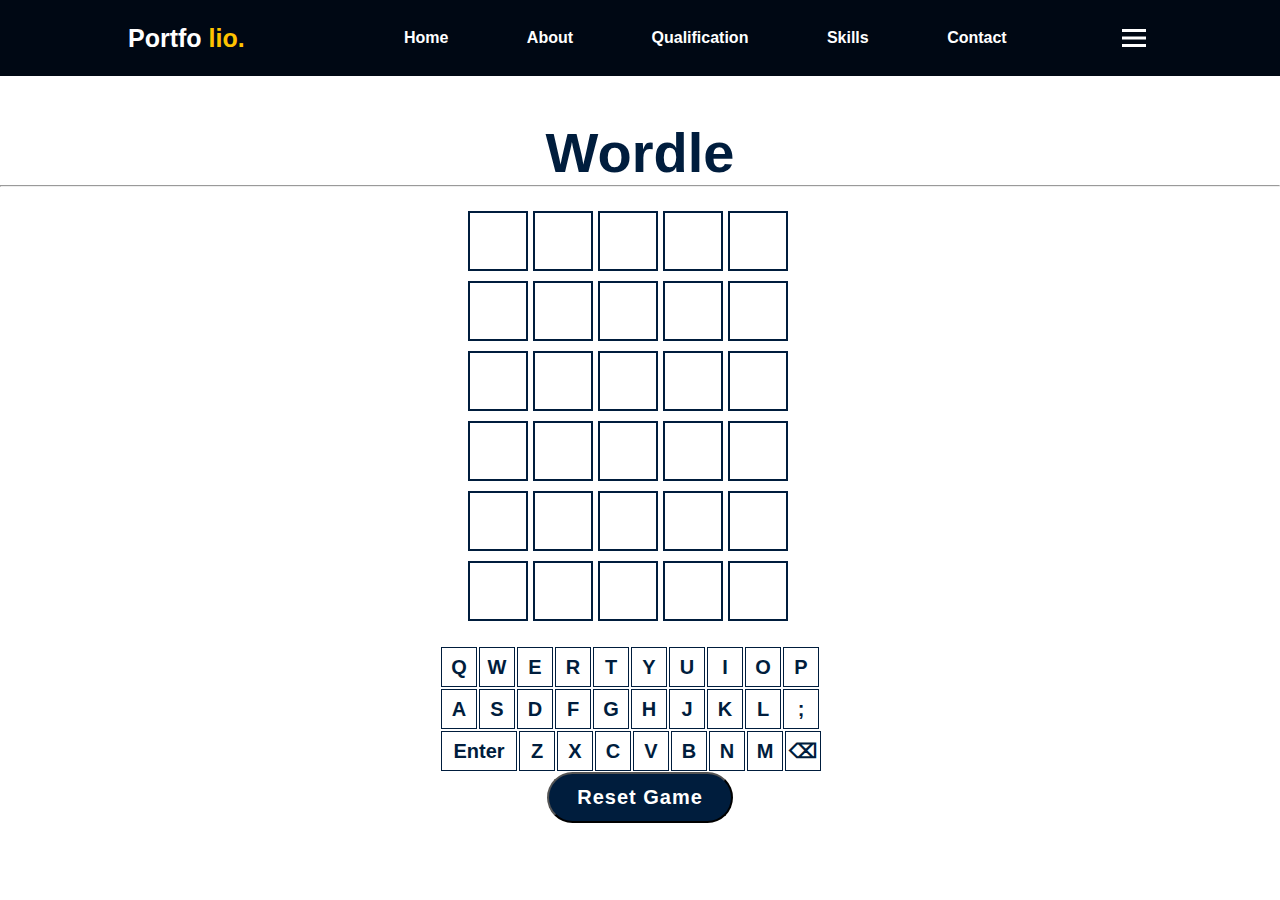
<file: Wordle.html>
<!DOCTYPE html>
<html lang="en">
<head>
    <meta charset="UTF-8">
    <meta name="viewport" content="width=device-width, initial-scale=1.0">
    <title>Wordle</title>
    <link rel="stylesheet" href="/CSS/wordle.css">
    <link rel="stylesheet" href="/CSS/navbar.css">
    <link rel="icon" href="/image/icon-256x256.png" type="image/x-icon"/>
</head>

<body>
    <section>
        <div class="skewed"></div>
    </section>
    <!-- Header section and navigation links -->
    <header class="header">
        <a href="index.html" class="logo">Portfo <span>lio.</span></a>

        <nav class="links">
            <div class="sideBar">
                <a href="index.html">Home</a>
                <a href="index.html">About</a>
                <a href="Qualification.html">Qualification</a>
                <a href="Skills.html">Skills</a>
                <a href="index.html">Contact</a>
                <img src="/image/exit-regular-24.png" alt="exit-button" class="exit" id="exit">
            </div>
            <div class="Bar">
                <a href="index.html">Home</a>
                <a href="index.html">About</a>
                <a href="Qualification.html">Qualification</a>
                <a href="Skills.html">Skills</a>
                <a href="index.html">Contact</a>
            </div>
        </nav>

        <img  src="/image/menu.png" alt="Menu" id="menuIcon">
    </header>
    <!-- Game play section -->
    <section class="game">
        <h1 id="tile" class="title">Wordle</h1>
        <hr>
        <br>
        <div id="board">
        </div>
        <br>
        <h1 id="answer"></h1>
        <h2 id="loseMessage"></h2>
        <h2 id="winMessage"></h2>
    </section>


    <!-- JS file -->
    <script src="/JS/wordle.js" ></script>
    <script src="/JS/main.js"></script>

</body>

</html>
</file>
<file: CSS/style.css>
/* Font size */
:root{
    --fs-32: 32px;
    --fs-20: 20px;
    --fs-56: 56px;
    --fs-16: 16px;
    --fs-12: 12px;
    --fs-28: 28px;
}
html{
    scroll-behavior: smooth;
}
/* Start - Landing Page */
/* Background */
.skewed  {
    position: absolute;
    top: 0;
    bottom: 0;
    right: 0;
    left: 0;
    width: 100%;
    height: 100%;
    background: #001D3D;
    z-index: -1;
    transform: skewY(-14deg);
    transform-origin: top left;
}
/* Span text */
.text, .logo span, h1 {
    color: #ffc300;
}
/* Homecontent & image */
.home{
    height: 100vh;
    display: flex;
    align-items: center;
    justify-content: space-between; 
    padding: 70px 10% 0;
}
.homeImage img {
    width: 100%;
    border-radius: 50%;
    align-items: center;
    justify-content: center;
}
.homeImage {
    width: 40%;
    display: grid;
    justify-items: center;
}
.homeContent{
    width: 60%;
}
.homeContent h3{
    font-size: var(--fs-32);
    font-weight: 700;
    animation: slideTop .5s ease-in-out;
    opacity: 1;
}
.homeContent h1 {
    font-size: var(--fs-56);
    font-weight: 700;
    padding-bottom: 5px;
    animation: slideBottom .5s ease-in-out;
    opacity: 1;
}
.homeContent p{
    font-size: var(--fs-20);
    animation: slideRight .5s ease-in-out;
    opacity: 1;
}
.homeSci img{
    width: 100%;
}
.homeSci a{
    padding: 5px;
    display: inline-flex;
    justify-content: center;
    align-items: center;
    border-radius: 50%;
    border: 2px solid #ffc300;
    color: #ffc300;
    text-decoration: none;
    margin: 30px 15px 30px 0;
    transition: all .55s ease;
    animation: slideLeft .5s ease-in-out;
    opacity: 1;
}
.homeSci a:hover{
    color: #000;
    box-shadow: 0 0 20px #ffc300;
}

/* Button */
.button{
    display: inherit;
    justify-content: center ;
    align-items: center;
}
.button a{
    display: inline-block;
    padding: var(--fs-12) var(--fs-28);
    background: #ffc300;
    border-radius: 40px;
    letter-spacing: 1px;
    color: #000814;
    text-decoration: none;
    font-weight: 600;
    font-size: var(--fs-20);
    transition: all .55s ease-in-out;
    animation: slideBottom .5s ease-in-out;
    opacity: 1;
}
.button a:hover{
    box-shadow: 0 0 5px #ffc300,
    0 0 25px #ffc300, 0 0 50px #ffc300,
    0 0 100px #ffc300, 0 0 200px #ffc300;
    background: #000814;
    color: #ffc300;
}
/* End - Landing Page */

/* Start - Media Query  */
@media (max-width:1090px){
    .home, .aboutMe{
        display: flex;
        flex-wrap: wrap;
        justify-content: center;
        align-items: center;
        height: 100%;
        padding: 70px 0 0 0;
    }
    .homeImage{
        width: 60%;
        padding-block: 20px;
    }
    .homeContent{
        padding-block: 30px;
    }
    .aboutImage{
        display: none;
    }
}
@media (max-width: 610px){
    :root{
        --fs-32: 24px;
        --fs-20: 12px;
        --fs-56: 42px;
        --fs-16: 12px;
        --fs-12: 8px;
        --fs-28: 20px;
    }
    .homeSci a{
        padding: 3px;
    }
}
/* End - Media Query */

/* Start - About me content */
.aboutMe{
    padding: 70px 10%;
    display: flex;
    justify-content: space-around;
    align-items: center;
    background: #fff;
}
.aboutMe img{
    width: 30%;
    border-radius: 197px 171px 124px 165px;
    -webkit-border-radius: 197px 171px 124px 165px;
    -moz-border-radius: 197px 171px 124px 165px;
    border: 6px outset #ffc300;
}
.aboutMe h1{
    color: #000814;
    font-size: var(--fs-56);
    font-weight: 700;
}
.aboutMe p{
    padding-block: 18px;
    font-size: var(--fs-20);
    color: #000814;
}
.aboutMe ul li{
    padding-block: 10px;
    font-size: var(--fs-20);
    border-top: #FFC300 solid 3px;
    color: #000814;

}
.aboutMe ul li:nth-last-child(1){
    border-bottom: #FFC300 3px;
}
.aboutMe ul li span{
    font-weight: bold;
}
.aboutContent{
    padding-left: 10%;
}
.aboutContent span {
    color: #001D3D;
}
/* End - About me content */


/* Start - Skills section */
.skills {
    padding: 70px 10%;
}
.skills h1{
    display: grid;
    justify-content: left;
    font-size: var(--fs-56);
    color: #001D3D;
    padding-bottom: 40px;
}
.skills .para p {
    padding: 20px;
    font-size: var(--fs-20);
    border-radius: 15px;
    color: #000814;
    box-shadow: -4px -1px 24px -11px rgba(0,0,0,0.45);
    -webkit-box-shadow: -4px -1px 24px -11px rgba(0,0,0,0.45);
    -moz-box-shadow: -4px -1px 24px -11px rgba(0,0,0,0.45);
    background: #ffc300;
}
.para img{
    padding-right: 30px;
    height: 300px;
}
.para {
    display: flex;
    justify-content: center;
    align-items: center;
    padding-block: 30px;
}
.skillsContent {
    display: grid;
    align-items: flex-start;
    grid-template-columns: repeat(1, 1fr);
    grid-template-rows: 1fr;
    grid-column-gap: 20px;
    grid-row-gap: 0px;
    color: #001D3D;
    padding-top: 10px;
}
.skillsLine{
    display: grid;
    align-items: normal;
    width: 100%;
    border-radius: 15px;
    color: #000814;
    box-shadow: -4px -1px 24px -11px rgba(0,0,0,0.45);
    -webkit-box-shadow: -4px -1px 24px -11px rgba(0,0,0,0.45);
    -moz-box-shadow: -4px -1px 24px -11px rgba(0,0,0,0.45);
    padding: 20px;
}
.skillsLine ol{
    padding-left: 20px;
    font-size: var(--fs-20);
}
/* Progress bar */
.bar{
    font-size: var(--fs-20);
    padding-block: 5px;
}
.progressLine{
    position: relative;
    width: 100%;
    height: 5px;
    border-radius: 10px;
    background-color: #ffc300;
    animation: animate 2s cubic-bezier(1,0,0.5,1) forwards;
    transform: scaleX(0);
    transform-origin: left;
}
/* Animation for line */
@keyframes animate{
    100%{
        transform: scaleX(1);
    }
}
.progressLine span{
    height: 100%;
    background-color: #001D3D;
    position: absolute;
    border-radius: 10px;
    animation: animate 1s 1s cubic-bezier(1,0,0.5,1) forwards;
    transform: scaleX(0);
    transform-origin: left;
}
/* Progress Percent bar */
.progressLine.HTML span{
    width: 90%;
}
.progressLine.CSS span{
    width: 70%;
}
.progressLine.JavaScript span{
    width: 50%;
}
.progressLine.Python span{
    width: 80%;
}
@media (max-width: 1130px){
    .para{
    display: flex;
    flex-wrap: wrap;
    justify-content: center;
    align-items: center;
    padding-block: 30px;
    }
}
/* End - Skills section */

/* Start - Contact section */
.contact{
    padding: 70px 10%;
    background-color: #001D3D;
}
.contactContent {
    display: grid;
    grid-template-columns: repeat(2,1fr);
    grid-template-rows: 1fr;
    align-items: center;
    gap: 3rem;
    padding-left: 30px;
}
.contact h1{
    display: grid;
    justify-content: right;
    font-size: var(--fs-56);
    color: #ffc300;
    padding-bottom: 40px;
}
.contactText h4{
    font-size: var(--fs-32);
    color: #ffc300;
    padding-bottom: 20px;
}
.contactText p{
    font-size: var(--fs-20);
}
.contactForm form{
    position: relative;
}
.contactForm form input{
    border: none;
    outline: none;
    width: 100%;
    padding: 18px;
    background: #555557;
    color: #000;
    font-size: 1rem;
    font-weight: 600;
    margin-bottom: 0.5rem;
    border-radius: 0.5rem;
}
.contactForm form .send{
    display: inline-block;
    padding: 12px 28px;
    background: #ffc300;
    border-radius: 16px;
    color: #001D3D;
    letter-spacing: 1px;
    text-decoration: none;
    font-weight: 600;
    opacity: 0;
    animation: slideTop 1s ease forwards;
    animation-delay: 2s;
    box-shadow: 0 0 5px #ffc300, 0 0 25px #ffc300;
}
.contactForm form .send:hover{
    box-shadow: 0 0 5px #ffc300,
    0 0 25px #ffc300, 0 0 50px #ffc300,
    0 0 100px #ffc300, 0 0 200px #ffc300;
    background: #000814;
    color: #ffc300;
}
/* End - Contact section */

/* Media Query for contact form */
@media (max-width: 960px){
    .contactContent{
        display: flex;
        flex-wrap: wrap;
        justify-content: center;
        align-items: center;
    }
}

/* Start - Footer */
footer{
    background: #000814;
    color: #ffc300;
    display: flex;
    align-items: center;
    justify-content: center;
    padding-block: 10px;
}
/* End - Footer */


@media (max-width:1350px){
    .skillsContent {
        display: flex;
        flex-wrap: wrap;
    }
}

/* Animation */
@keyframes slideRight{
    0%{
        transform: translateX(-100px);
        opacity: 0;
    }
    100%{
        transform: translateX(0px);
        opacity: 1;
    }
}
@keyframes slideBottom{
    0%{
        transform: translateY(100px);
        opacity: 0;
    }
    100%{
        transform: translateY(0px);
        opacity: 1;
    }
}
@keyframes slideTop{
    0%{
        transform: translateY(-100px);
        opacity: 0;
    }
    100%{
        transform: translateY(0px);
        opacity: 1;
    }
}
@keyframes slideLeft{
    0%{
        transform: translateX(-100px);
        opacity: 0;
    }
    100%{
        transform: translateX(0px);
        opacity: 1;
    }
}
</file>
<file: CSS/navbar.css>
/* Whole page */
*{
    margin: 0;
    padding: 0;
    box-sizing: border-box;
    font-family: 'popins', sans-serif;
}
body{
    color: #ededed;
    overflow-x: hidden;
}


/* Start - Header and navigation links */
.header{
    display: flex;
    justify-content: space-between;
    align-items: center;
    position: fixed;
    width: 100%;
    padding: 20px 10%;
    z-index: 100;
    background: #000814;
}   
/* Logo */
.logo{
    font-size: 25px;
    color: #fff;
    text-decoration: none;
    font-weight: 600;
    animation: slideRight .5s ease-in-out;
    opacity: 1;
}
.text, .logo span{
    color: #ffc300;
}
/* Navigation links */
.Bar a{
    display: inline-block;
    font-size: 16px;
    color: #fff;
    text-decoration: none;
    font-weight: 700;
    margin-left: 50px;
    transition: .2s;
    border-radius: 40px;
    padding: 8px 12px;
    transition: all .55s ease;
    animation: slideTop .5s ease-in-out;
    opacity: 1;
}
.links a:hover{
    color: #000814;
    background: #ffc300;
}
#menuIcon{
    color: #fff;
    font-size: 30px;
    cursor: pointer;
}
/* Exit button */
.exit{
    width: 40px;
    cursor: pointer;
    margin-left: 50px;
    transition: 1s ease;
}
.exit:hover{
    width: 60px;
}
/* Sub-menu */
.sideBar{
    position: fixed;
    top: 0;
    right: 0;
    height: 100vh;
    width: 100%;
    z-index: 999;
    background-color: #000814;
    display: none;
    flex-direction: column;
    align-items: center;
    justify-content: center;
}
.sideBar a{
    display: inline-block;
    font-size: 32px;
    color: #fff;
    text-decoration: none;
    font-weight: 700;
    margin-left: 50px;
    transition: .2s;
    border-radius: 40px;
    padding: 8px 12px;
    transition: all .55s ease;
    animation: slideTop .5s ease-in-out;
    opacity: 1;
}
/* End - Header and navigation links */

/* Start - Footer */
footer{
    background: #000814;
    color: #ffc300;
    display: flex;
    align-items: center;
    justify-content: center;
    padding-block: 10px;
}
/* End - Footer */

@media (max-width: 1055px){
    .Bar a{
        display: none;
    }
}
@keyframes slideRight{
    0%{
        transform: translateX(-100px);
        opacity: 0;
    }
    100%{
        transform: translateX(0px);
        opacity: 1;
    }
}
@keyframes slideBottom{
    0%{
        transform: translateY(100px);
        opacity: 0;
    }
    100%{
        transform: translateY(0px);
        opacity: 1;
    }
}
@keyframes slideTop{
    0%{
        transform: translateY(-100px);
        opacity: 0;
    }
    100%{
        transform: translateY(0px);
        opacity: 1;
    }
}
@keyframes slideLeft{
    0%{
        transform: translateX(-100px);
        opacity: 0;
    }
    100%{
        transform: translateX(0px);
        opacity: 1;
    }
}
</file>
<file: CSS/CSS1.css>
/* Font size */
:root{
    --fs-36: 36px;
    --fs-20: 20px;
    --fs-76: 76px;
    --fs-56: 56px;
    --fs-12: 12px;
    --fs-28: 28px;
}

/* Start -  Introduction */
.cloud{
    display: flex;
    align-items: center;
    justify-content: space-around;
    z-index: 100;
    min-height: 100vh;
    opacity: 1;
    background-color: #001D3D;
    padding: 70px 10%;
}
.cloudContent{
    width: 90%;
}
.cloud h1{
    font-size: var(--fs-56);
    animation: slideBottom .5s ease-in-out;
    opacity: 1;
    color: #ffc300;
    padding-bottom: 20px;
}
.cloudContent p{
    font-size: var(--fs-20);
}
.cloudImage img {
    width: 100%;
    margin-left: 70px;
    border-radius: 40px;
    border: #ffc300 solid 2px;
    box-shadow: -18px 164px 184px -58px rgba(255,195,0,0.71);
    -webkit-box-shadow: -18px 164px 184px -58px rgba(255,195,0,0.71);
    -moz-box-shadow: -18px 164px 184px -58px rgba(255,195,0,0.71);
}
.cloudButton{
    display: inherit;
    justify-content: center ;
    align-items: center;
    padding-top: 20px;
}
.cloudButton a{
    display: inline-block;
    padding: var(--fs-12) var(--fs-28);
    background: #ffc300;
    border-radius: 40px;
    letter-spacing: 1px;
    color: #000814;
    text-decoration: none;
    font-weight: 600;
    font-size: var(--fs-20);
    transition: all .55s ease-in-out;
    animation: slideBottom .5s ease-in-out;
    opacity: 1;
}
.cloudButton a:hover{
    box-shadow: 0 0 5px #ffc300,
    0 0 25px #ffc300, 0 0 50px #ffc300,
    0 0 100px #ffc300, 0 0 200px #ffc300;
    background: #000814;
    color: #ffc300;
}
/* End - Introduction */

/* Start - Type of Cloud Computing */
.typeOfCloudComputing{
    background-color: #001D3D;
    padding: 70px 10%;
}
.typeOfCloudComputing h1{
    font-size: var(--fs-56);
    color: #ffc300;
    animation: slideBottom .5s ease-in-out;
    opacity: 1;
}
.Iaas, .Paas, .Saas {
    display:flex;
    justify-content: center;
    align-items: center;
    padding-block: 20px;
    animation: slideBottom .5s ease-in-out;
    opacity: 1;
}
.typeOfCloudComputing p {
    font-size: var(--fs-20);
    padding-block: 10px;
}
/* End - Type of Cloud Computing */

/* Start - Benefit of Clou Computing */
.benefitOfCloud{
    background: #001D3D;
    padding: 70px 10%;
}
.benefitOfCloud h1{
    font-size: var(--fs-56);
    color: #ffc300;
    animation: slideBottom .5s ease-in-out;
    opacity: 1;
}
.agility, .elastic, .costSaving {
    padding-block: 20px;
}
.benefitOfCloud p{
    font-size: var(--fs-20);
    padding-block: 10px;
}
/* Media Queries */
@media (max-width: 900px){
    .section{
        padding: 30px 2% 0;
        height: 100%;
    }
    :root{
        --fs-36: 28px;
        --fs-20: 14px;
        --fs-56: 36px;
    }
}
@media (max-width:700px){
    .Paas , .Iaas, .Saas{
        display: flex;
        flex-wrap: wrap-reverse;
        align-items: center;
        justify-content: center;
    }
    .cloud{
        display: flex;
        flex-wrap: wrap;
        justify-content: center;
        align-items: center;
    }
    .cloudImage img {
        width: 80%;
    }
}
/* Animation */
@keyframes slideRight{
    0%{
        transform: translateX(-100px);
        opacity: 0;
    }
    100%{
        transform: translateX(0px);
        opacity: 1;
    }
}
@keyframes slideBottom{
    0%{
        transform: translateY(100px);
        opacity: 0;
    }
    100%{
        transform: translateY(0px);
        opacity: 1;
    }
}
@keyframes slideTop{
    0%{
        transform: translateY(-100px);
        opacity: 0;
    }
    100%{
        transform: translateY(0px);
        opacity: 1;
    }
}
@keyframes slideLeft{
    0%{
        transform: translateX(-100px);
        opacity: 0;
    }
    100%{
        transform: translateX(0px);
        opacity: 1;
    }
}
</file>
<file: CSS/CSS2.css>
/* Font size */
:root{
    --fs-36: 36px;
    --fs-20: 20px;
    --fs-76: 76px;
    --fs-56: 56px;
    --fs-12: 12px;
    --fs-28: 28px;
}

/* start - first section */
.text h1{
    display: flex;
    align-items: center;
    justify-content: center;
    font-size: 102px;
    z-index: 100;
    min-height: 100vh;
    animation: slideBottom .5s ease-in-out;
    opacity: 1;
}
.cloud {
    padding: 70px 10%;
    background: #001D3D;
}
.cloudContent h1{
    font-size: var(--fs-56);
    animation: slideBottom .5s ease-in-out;
    opacity: 1;
    color: #ffc300;
    padding-bottom: 20px;
}
.cloudContent p{
    font-size: var(--fs-20);
}
.cloudImage img{
    display: none;
}
.cloudContent{
    padding-top: 100px;
}
.cloudButton{
    display: flex;
    justify-content: center ;
    align-items: center;
    padding-top: 20px;
}
.cloudButton a{
    display: inline-block;
    padding: var(--fs-12) var(--fs-28);
    background: #ffc300;
    border-radius: 40px;
    letter-spacing: 1px;
    color: #000814;
    text-decoration: none;
    font-weight: 600;
    font-size: var(--fs-20);
    transition: all .55s ease-in-out;
    animation: slideBottom .5s ease-in-out;
    opacity: 1;
}
.cloudButton a:hover{
    box-shadow: 0 0 5px #ffc300,
    0 0 25px #ffc300, 0 0 50px #ffc300,
    0 0 100px #ffc300, 0 0 200px #ffc300;
    background: #000814;
    color: #ffc300;
}
/* end - firstsection */

/* Start - Type of Cloud Computing */
.typeOfCloudComputing{
    background-color: #001D3D;
    padding: 70px 10%;
    display: grid;
    grid-template-columns: repeat(4,1fr);
    grid-template-rows: 1fr;
    align-items: center;
    padding: 20px;
}
.typeOfCloudComputing h1{
    font-size: var(--fs-56);
    color: #ffc300;
    animation: slideBottom .5s ease-in-out;
    opacity: 1;
}
.Iaas, .Paas, .Saas {
    display:flex;
    flex-wrap: wrap;
    justify-content: center;
    align-items: center;
    padding-block: 20px;
    animation: slideBottom .5s ease-in-out;
    opacity: 1;
    background: #001D3D;
    padding: 20px;
}
.typeOfCloudComputing p {
    font-size: var(--fs-20);
    padding-block: 10px;
}
/* End - Type of Cloud Computing */

/* Start - Benefit of Clou Computing */
.benefitOfCloud{
    background: #001D3D;
    padding: 70px 10%;
    display: grid;
    grid-template-columns: repeat(2,1fr);
    grid-template-rows: 1fr;
    align-items: center;
}
.benefitOfCloud h1{
    font-size: var(--fs-56);
    color: #ffc300;
    animation: slideBottom .5s ease-in-out;
    opacity: 1;
}
.agility, .elastic, .costSaving {
    padding-block: 20px;
    padding: 20px;
}
.benefitOfCloud p{
    font-size: var(--fs-20);
    padding-block: 10px;
}
/* Media Queries */
@media (max-width: 900px){
    .section{
        padding: 30px 2% 0;
        height: 100%;
    }
    :root{
        --fs-36: 28px;
        --fs-20: 14px;
        --fs-56: 36px;
    }
}
@media (max-width:700px){
    .typeOfCloudComputing{
        background-color: #001D3D;
        padding: 70px 10%;
        display: grid;
        grid-template-columns: repeat(1,1fr);
        grid-template-rows: 1fr;
        align-items: center;
        padding: 20px;
    }
    .Paas , .Iaas, .Saas{
        display: flex;
        flex-wrap: wrap-reverse;
        align-items: center;
        justify-content: center;
    }
    .cloud{
        display: flex;
        flex-wrap: wrap;
        justify-content: center;
        align-items: center;
    }
    .cloudImage img {
        width: 80%;
    }
}
/* Animation */
@keyframes slideRight{
    0%{
        transform: translateX(-100px);
        opacity: 0;
    }
    100%{
        transform: translateX(0px);
        opacity: 1;
    }
}
@keyframes slideBottom{
    0%{
        transform: translateY(100px);
        opacity: 0;
    }
    100%{
        transform: translateY(0px);
        opacity: 1;
    }
}
@keyframes slideTop{
    0%{
        transform: translateY(-100px);
        opacity: 0;
    }
    100%{
        transform: translateY(0px);
        opacity: 1;
    }
}
@keyframes slideLeft{
    0%{
        transform: translateX(-100px);
        opacity: 0;
    }
    100%{
        transform: translateX(0px);
        opacity: 1;
    }
}
</file>
<file: CSS/qualification.css>
/* Font size */
:root{
    --fs-36: 36px;
    --fs-20: 20px;
    --fs-102: 102px;
}
/* Backgound */
.skewed  {
    position: absolute;
    top: 0;
    bottom: 0;
    right: 0;
    left: 0;
    width: 100%;
    height: 100%;
    background: #001D3D;
    z-index: -1;
    transform: skewY(-14deg);
    transform-origin: top left;
}

/* Header */
.text h1{
    display: flex;
    align-items: center;
    justify-content: center;
    font-size: var(--fs-102);
    z-index: 100;
    min-height: 100vh;
    animation: slideBottom .5s ease-in-out;
    opacity: 1;
}

/* Table outline */
.table{
    width: min(900px,100% -3rem);
    margin-inline: auto;
    padding-bottom: 50px;
}
.qualicationContent{
    padding: 70px 10% 0;
}
.qualicationContent h1 {
    font-size: var(--fs-36);
    color: #000814;
    font-weight: 800;
    display: flex;
    align-items: center;
}
.qualicationContent p{
    font-size: var(--fs-20);
    color: #000814;
    padding-block: 30px;

}
table {
    min-width: 100%;
    background: #f1d168;
    color: #001D3D;
    border-collapse: collapse;
}
th,td {
    padding: 1rem;
    text-align: center;
    font-size: var(--fs-20);
    color: #000814;
}
th{
    background: #ffc300;
}

@media (max-width: 610px){
    .section{
        padding: 30px 2% 0;
        height: 100%;
    }
    :root{
        --fs-36: 28px;
        --fs-20: 14px;
        --fs-102: 54px;
    }
}
</file>
<file: CSS/skills.css>
/* Font size */
:root{
    --fs-36: 36px;
    --fs-20: 20px;
    --fs-102: 102px;
}

.skewed  {
    position: absolute;
    top: 0;
    bottom: 0;
    right: 0;
    left: 0;
    width: 100%;
    height: 100%;
    background: #001D3D;
    z-index: -1;
    transform: skewY(-14deg);
    transform-origin: top left;
}

.text h1{
    display: flex;
    align-items: center;
    justify-content: center;
    font-size: var(--fs-102);
    z-index: 100;
    min-height: 100vh;
    animation: slideBottom .5s ease-in-out;
    opacity: 1;
}
.skills{
    color: #001D3D;
}
.skillsContent{
    padding: 70px 10%;
}
.skillsContent h2{
    font-size: var(--fs-36);
    padding-bottom: 5px;
}
.skillsContent p{
    font-size: var(--fs-20);
    padding-block: 20px;
}

.HTML{
    padding: 70px 10%;

}
.HTML h2{
    font-size: var(--fs-36);
    display: grid;
    align-items: center;
    justify-content: left;
    color: #001D3D;
    padding-bottom: 10px;
}
.HTMLContent{
    display: flex;
    justify-content: space-around;
    align-items: center;
}
.HTMLContent img{
    width: 80%;
}
.HTMLText p{
    font-size: var(--fs-20);
    color: #001D3D;
}
@media (max-width:1100px){
    .HTMLContent.two{
        display: flex;
        flex-wrap: wrap;
        align-items: center;
        justify-content: center;
    }
    .HTMLContent.one, .HTMLContent.three{
        display: flex;
        flex-wrap: wrap-reverse;
        align-items: center;
        justify-content: center;
    }
    .HTMLContent img{
        width: 100%;
        padding-top: 30px; 
    }
}
@media (max-width: 610px){
    .section{
        padding: 30px 2% 0;
        height: 100%;
    }
    :root{
        --fs-36: 28px;
        --fs-20: 14px;
        --fs-102: 54px;
    }
}
</file>
<file: CSS/wordle.css>
body{
    font-family: Arial, Helvetica, sans-serif;
    text-align: center;
    color: #ededed;
    overflow-x: hidden;
}
.game{
    padding-top: 120px;
}

#title {
    font-size: 36px;
    font-weight: bold;
    letter-spacing: 2px;
}

#board {
    width: 350px;
    height: 420px;
    margin: 0 auto;
    margin-top: 3px;
    display: flex;
    flex-wrap: wrap;
}
.title{
    color: #001D3D;
    font-size: 56px;
}
.tile {
    /* Box */
    border: 2px solid #001D3D;
    width: 60px;
    height: 60px;
    margin: 2.5px;

    /* Text */
    color: #001D3D;
    font-size: 36px;
    font-weight: bold;
    display: flex;
    justify-content: center;
    align-items: center;
}
#loseMessage{
    color: red;
}
#winMessage{
    color: green;
}
#answer{
    color: #001D3D;
}
.correct {
    background-color: #6AAA64;
    color: white;
    border-color: white;
}

.present {
    background-color: #C9B458;
    color: white;
    border-color: white;
}

.absent {
    background-color: #787C7E;
    color: white;
    border-color:white;
}

#resetButton{
    display: inline-block;
    padding: 12px 28px;
    background: #001D3D;
    border-radius: 40px;
    letter-spacing: 1px;
    color: #fff;
    text-decoration: none;
    font-weight: 600;
    font-size: 20px;
    transition: all .55s ease-in-out;
    opacity: 1;
}

.keyboardRow {
    width: 400px;
    margin: 0 auto;
    display: flex;
    flex-wrap: wrap;
    color: #001D3D;
}

.keyTile {
    width: 36px;
    height: 40px;
    margin: 1px;
    border: 1px solid #001D3D;

    /* Text */
    font-size: 20px;
    font-weight: bold;
    display: flex;
    justify-content: center;
    align-items: center;
}

.enterKeyTile {
    width: 76px;
    height: 40px;
    margin: 1px;
    border: 1px solid #001D3D;

    /* Text */
    font-size: 20px;
    font-weight: bold;
    display: flex;
    justify-content: center;
    align-items: center;
}
</file>
